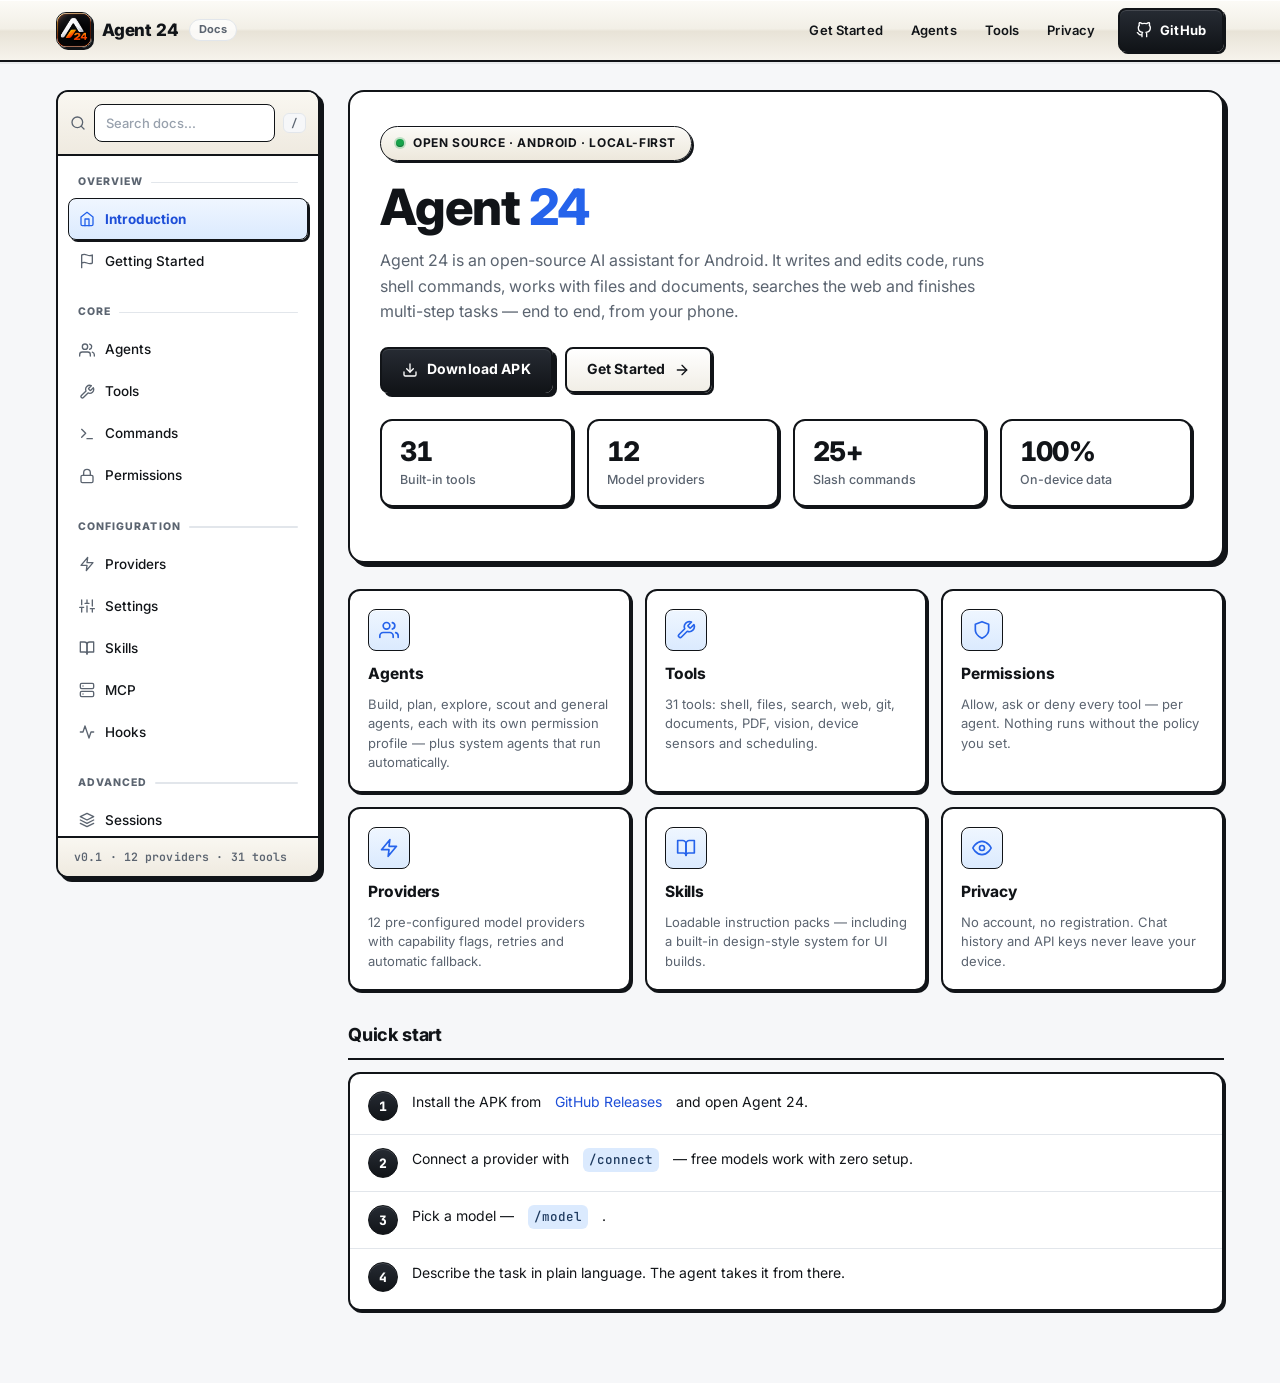
<file: index.html>
<!DOCTYPE html>
<html lang="en">
<head>
<meta charset="UTF-8">
<meta name="viewport" content="width=device-width, initial-scale=1.0">
<title>Agent 24 — AI Coding Assistant for Android</title>
<meta name="description" content="Agent 24 is an open-source AI assistant for Android. It writes and edits code, runs shell commands, works with files and documents, and finishes multi-step tasks — local-first, no accounts.">
<meta name="theme-color" content="#F6F7F9">
<meta property="og:title" content="Agent 24 — AI Coding Assistant for Android">
<meta property="og:description" content="Open-source, local-first AI assistant for Android: 31 tools, 12 model providers, agents, permissions and a full terminal.">
<meta property="og:type" content="website">
<meta property="og:url" content="https://foysalahammad.github.io/agent24/">
<meta property="og:image" content="https://foysalahammad.github.io/agent24/logo.png">
<link rel="icon" type="image/png" href="logo.png">
<link rel="apple-touch-icon" href="logo.png">
<link rel="canonical" href="https://foysalahammad.github.io/agent24/">
<link rel="stylesheet" href="style.css">
<link href="https://fonts.googleapis.com/css2?family=Inter:wght@400;500;600;700;800&family=JetBrains+Mono:wght@400;500;600&display=swap" rel="stylesheet">
</head>
<body>

<svg xmlns="http://www.w3.org/2000/svg" style="display:none" aria-hidden="true">
  <symbol id="i-home" viewBox="0 0 24 24"><path d="M3 9l9-7 9 7v11a2 2 0 0 1-2 2H5a2 2 0 0 1-2-2z"/><path d="M9 22V12h6v10"/></symbol>
  <symbol id="i-flag" viewBox="0 0 24 24"><path d="M4 15s1-1 4-1 5 2 8 2 4-1 4-1V3s-1 1-4 1-5-2-8-2-4 1-4 1z"/><line x1="4" y1="22" x2="4" y2="15"/></symbol>
  <symbol id="i-users" viewBox="0 0 24 24"><path d="M17 21v-2a4 4 0 0 0-4-4H5a4 4 0 0 0-4 4v2"/><circle cx="9" cy="7" r="4"/><path d="M23 21v-2a4 4 0 0 0-3-3.87"/><path d="M16 3.13a4 4 0 0 1 0 7.75"/></symbol>
  <symbol id="i-tool" viewBox="0 0 24 24"><path d="M14.7 6.3a1 1 0 0 0 0 1.4l1.6 1.6a1 1 0 0 0 1.4 0l3.77-3.77a6 6 0 0 1-7.94 7.94l-6.91 6.91a2.12 2.12 0 0 1-3-3l6.91-6.91a6 6 0 0 1 7.94-7.94l-3.76 3.76z"/></symbol>
  <symbol id="i-terminal" viewBox="0 0 24 24"><polyline points="4 17 10 11 4 5"/><line x1="12" y1="19" x2="20" y2="19"/></symbol>
  <symbol id="i-lock" viewBox="0 0 24 24"><rect x="3" y="11" width="18" height="11" rx="2" ry="2"/><path d="M7 11V7a5 5 0 0 1 10 0v4"/></symbol>
  <symbol id="i-zap" viewBox="0 0 24 24"><polygon points="13 2 3 14 12 14 11 22 21 10 12 10 13 2"/></symbol>
  <symbol id="i-sliders" viewBox="0 0 24 24"><line x1="4" y1="21" x2="4" y2="14"/><line x1="4" y1="10" x2="4" y2="3"/><line x1="12" y1="21" x2="12" y2="12"/><line x1="12" y1="8" x2="12" y2="3"/><line x1="20" y1="21" x2="20" y2="16"/><line x1="20" y1="12" x2="20" y2="3"/><line x1="1" y1="14" x2="7" y2="14"/><line x1="9" y1="8" x2="15" y2="8"/><line x1="17" y1="16" x2="23" y2="16"/></symbol>
  <symbol id="i-book" viewBox="0 0 24 24"><path d="M2 3h6a4 4 0 0 1 4 4v14a3 3 0 0 0-3-3H2z"/><path d="M22 3h-6a4 4 0 0 0-4 4v14a3 3 0 0 1 3-3h7z"/></symbol>
  <symbol id="i-server" viewBox="0 0 24 24"><rect x="2" y="2" width="20" height="8" rx="2" ry="2"/><rect x="2" y="14" width="20" height="8" rx="2" ry="2"/><line x1="6" y1="6" x2="6.01" y2="6"/><line x1="6" y1="18" x2="6.01" y2="18"/></symbol>
  <symbol id="i-activity" viewBox="0 0 24 24"><polyline points="22 12 18 12 15 21 9 3 6 12 2 12"/></symbol>
  <symbol id="i-layers" viewBox="0 0 24 24"><polygon points="12 2 2 7 12 12 22 7 12 2"/><polyline points="2 17 12 22 22 17"/><polyline points="2 12 12 17 22 12"/></symbol>
  <symbol id="i-help" viewBox="0 0 24 24"><circle cx="12" cy="12" r="10"/><path d="M9.09 9a3 3 0 0 1 5.83 1c0 2-3 3-3 3"/><line x1="12" y1="17" x2="12.01" y2="17"/></symbol>
  <symbol id="i-search" viewBox="0 0 24 24"><circle cx="11" cy="11" r="8"/><line x1="21" y1="21" x2="16.65" y2="16.65"/></symbol>
  <symbol id="i-menu" viewBox="0 0 24 24"><line x1="3" y1="6" x2="21" y2="6"/><line x1="3" y1="12" x2="21" y2="12"/><line x1="3" y1="18" x2="21" y2="18"/></symbol>
  <symbol id="i-github" viewBox="0 0 24 24"><path d="M9 19c-5 1.5-5-2.5-7-3m14 6v-3.87a3.37 3.37 0 0 0-.94-2.61c3.14-.35 6.44-1.54 6.44-7A5.44 5.44 0 0 0 20 4.77 5.07 5.07 0 0 0 19.91 1S18.73.65 16 2.48a13.38 13.38 0 0 0-7 0C6.27.65 5.09 1 5.09 1A5.07 5.07 0 0 0 5 4.77a5.44 5.44 0 0 0-1.5 3.78c0 5.42 3.3 6.61 6.44 7A3.37 3.37 0 0 0 9 18.13V22"/></symbol>
  <symbol id="i-arrow" viewBox="0 0 24 24"><line x1="5" y1="12" x2="19" y2="12"/><polyline points="12 5 19 12 12 19"/></symbol>
  <symbol id="i-check" viewBox="0 0 24 24"><polyline points="20 6 9 17 4 12"/></symbol>
  <symbol id="i-shield" viewBox="0 0 24 24"><path d="M12 22s8-4 8-10V5l-8-3-8 3v7c0 6 8 10 8 10z"/></symbol>
  <symbol id="i-cpu" viewBox="0 0 24 24"><rect x="4" y="4" width="16" height="16" rx="2"/><rect x="9" y="9" width="6" height="6"/><line x1="9" y1="1" x2="9" y2="4"/><line x1="15" y1="1" x2="15" y2="4"/><line x1="9" y1="20" x2="9" y2="23"/><line x1="15" y1="20" x2="15" y2="23"/><line x1="20" y1="9" x2="23" y2="9"/><line x1="20" y1="14" x2="23" y2="14"/><line x1="1" y1="9" x2="4" y2="9"/><line x1="1" y1="14" x2="4" y2="14"/></symbol>
  <symbol id="i-download" viewBox="0 0 24 24"><path d="M21 15v4a2 2 0 0 1-2 2H5a2 2 0 0 1-2-2v-4"/><polyline points="7 10 12 15 17 10"/><line x1="12" y1="15" x2="12" y2="3"/></symbol>
  <symbol id="i-eye" viewBox="0 0 24 24"><path d="M1 12s4-8 11-8 11 8 11 8-4 8-11 8-11-8-11-8z"/><circle cx="12" cy="12" r="3"/></symbol>
</svg>

<header class="topbar">
  <div class="topbar-inner">
    <button class="menu-btn" id="menuBtn" aria-label="Menu"><svg class="i"><use href="#i-menu"/></svg></button>
    <a href="#home" class="brand"><img class="brand-logo" src="logo.png" alt="" width="36" height="36"> Agent 24 <span class="brand-sub">Docs</span></a>
    <nav class="topnav">
      <a href="#getting-started">Get Started</a>
      <a href="#agents">Agents</a>
      <a href="#tools">Tools</a>
      <a href="#privacy">Privacy</a>
      <a href="https://github.com/FoysalAhammad/agent24" class="github-link" target="_blank" rel="noopener"><svg class="i i-sm"><use href="#i-github"/></svg> GitHub</a>
    </nav>
  </div>
</header>

<div class="layout">
  <aside class="sidebar" id="sidebar">
    <div class="search-wrap">
      <svg class="i i-sm search-ico"><use href="#i-search"/></svg>
      <input type="search" id="search" placeholder="Search docs..." autocomplete="off">
      <span class="search-kbd">/</span>
    </div>
    <nav class="side-nav" id="sideNav">
      <div class="nav-group"><div class="nav-label">Overview</div>
        <a href="#home" class="nav-link active"><svg class="i i-sm"><use href="#i-home"/></svg>Introduction</a>
        <a href="#getting-started" class="nav-link"><svg class="i i-sm"><use href="#i-flag"/></svg>Getting Started</a>
      </div>
      <div class="nav-group"><div class="nav-label">Core</div>
        <a href="#agents" class="nav-link"><svg class="i i-sm"><use href="#i-users"/></svg>Agents</a>
        <a href="#tools" class="nav-link"><svg class="i i-sm"><use href="#i-tool"/></svg>Tools</a>
        <a href="#commands" class="nav-link"><svg class="i i-sm"><use href="#i-terminal"/></svg>Commands</a>
        <a href="#permissions" class="nav-link"><svg class="i i-sm"><use href="#i-lock"/></svg>Permissions</a>
      </div>
      <div class="nav-group"><div class="nav-label">Configuration</div>
        <a href="#providers" class="nav-link"><svg class="i i-sm"><use href="#i-zap"/></svg>Providers</a>
        <a href="#settings" class="nav-link"><svg class="i i-sm"><use href="#i-sliders"/></svg>Settings</a>
        <a href="#skills" class="nav-link"><svg class="i i-sm"><use href="#i-book"/></svg>Skills</a>
        <a href="#mcp" class="nav-link"><svg class="i i-sm"><use href="#i-server"/></svg>MCP</a>
        <a href="#hooks" class="nav-link"><svg class="i i-sm"><use href="#i-activity"/></svg>Hooks</a>
      </div>
      <div class="nav-group"><div class="nav-label">Advanced</div>
        <a href="#sessions" class="nav-link"><svg class="i i-sm"><use href="#i-layers"/></svg>Sessions</a>
        <a href="#troubleshooting" class="nav-link"><svg class="i i-sm"><use href="#i-help"/></svg>Troubleshooting</a>
        <a href="#privacy" class="nav-link"><svg class="i i-sm"><use href="#i-shield"/></svg>Privacy Policy</a>
      </div>
    </nav>
    <div class="sidebar-footer">
      <div class="ver">v0.1 · 12 providers · 31 tools</div>
    </div>
  </aside>
  <div class="overlay" id="overlay"></div>

  <main class="content" id="content">
    <noscript><p class="noscript">This documentation site requires JavaScript for navigation. The full content is available in the repository.</p></noscript>

    <!-- ════════════ INTRODUCTION ════════════ -->
    <section id="home" class="page active">
      <div class="hero">
        <div class="hero-badge">Open source · Android · Local-first</div>
        <h1>Agent <span class="grad">24</span></h1>
        <p class="lead">Agent 24 is an open-source AI assistant for Android. It writes and edits code, runs shell commands, works with files and documents, searches the web and finishes multi-step tasks — end to end, from your phone.</p>
        <div class="hero-actions">
          <a class="btn btn-primary" href="https://github.com/FoysalAhammad/agent24/releases" target="_blank" rel="noopener"><svg class="i i-sm"><use href="#i-download"/></svg> Download APK</a>
          <a class="btn btn-ghost" href="#getting-started">Get Started <svg class="i i-sm"><use href="#i-arrow"/></svg></a>
        </div>
        <div class="stats">
          <div class="stat"><b>31</b><span>Built-in tools</span></div>
          <div class="stat"><b>12</b><span>Model providers</span></div>
          <div class="stat"><b>25+</b><span>Slash commands</span></div>
          <div class="stat"><b>100%</b><span>On-device data</span></div>
        </div>
      </div>

      <div class="bento">
        <a class="card" href="#agents">
          <div class="card-ico"><svg class="i"><use href="#i-users"/></svg></div>
          <h3>Agents</h3>
          <p>Build, plan, explore, scout and general agents, each with its own permission profile — plus system agents that run automatically.</p>
        </a>
        <a class="card" href="#tools">
          <div class="card-ico"><svg class="i"><use href="#i-tool"/></svg></div>
          <h3>Tools</h3>
          <p>31 tools: shell, files, search, web, git, documents, PDF, vision, device sensors and scheduling.</p>
        </a>
        <a class="card" href="#permissions">
          <div class="card-ico"><svg class="i"><use href="#i-shield"/></svg></div>
          <h3>Permissions</h3>
          <p>Allow, ask or deny every tool — per agent. Nothing runs without the policy you set.</p>
        </a>
        <a class="card" href="#providers">
          <div class="card-ico"><svg class="i"><use href="#i-zap"/></svg></div>
          <h3>Providers</h3>
          <p>12 pre-configured model providers with capability flags, retries and automatic fallback.</p>
        </a>
        <a class="card" href="#skills">
          <div class="card-ico"><svg class="i"><use href="#i-book"/></svg></div>
          <h3>Skills</h3>
          <p>Loadable instruction packs — including a built-in design-style system for UI builds.</p>
        </a>
        <a class="card" href="#privacy">
          <div class="card-ico"><svg class="i"><use href="#i-eye"/></svg></div>
          <h3>Privacy</h3>
          <p>No account, no registration. Chat history and API keys never leave your device.</p>
        </a>
      </div>

      <h2>Quick start</h2>
      <ol class="steps">
        <li>Install the APK from <a href="https://github.com/FoysalAhammad/agent24/releases" target="_blank" rel="noopener">GitHub Releases</a> and open Agent 24.</li>
        <li>Connect a provider with <code>/connect</code> — free models work with zero setup.</li>
        <li>Pick a model — <code>/model</code>.</li>
        <li>Describe the task in plain language. The agent takes it from there.</li>
      </ol>
    </section>

    <!-- ════════════ GETTING STARTED ════════════ -->
    <section id="getting-started" class="page">
      <h1>Getting Started</h1>
      <p class="lead-sm">From install to your first completed task in about three minutes.</p>

      <h2>1. Install</h2>
      <p>Download the latest APK from <a href="https://github.com/FoysalAhammad/agent24/releases" target="_blank" rel="noopener">GitHub Releases</a>, install it and open the app. When prompted, grant the accessibility permission — it is required for screen understanding and UI dumping. No account or sign-up is needed.</p>

      <h2>2. Connect a provider</h2>
      <p>Run <code>/connect</code> and choose one of the 12 pre-configured providers (see <a href="#providers">Providers</a>). Free-tier models are available out of the box; paid providers only need an API key, entered once and stored in the Android Keystore.</p>

      <h2>3. Choose a model</h2>
      <p><code>/model</code> lists every model of the connected provider together with its capability flags: <em>supportsTools</em>, <em>supportsImages</em>, <em>supportsReasoning</em> and <em>supportsStreaming</em>.</p>

      <h2>4. Start working</h2>
      <p>Describe the task in natural language — in English, Bangla or Banglish:</p>
      <div class="code"><pre>&gt; build a calculator app with history
&gt; find every TODO in src/ and summarize
&gt; refactor utils.js and run the tests
&gt; make me a PDF invoice from this data</pre></div>

      <h2>Keyboard</h2>
      <div class="table-wrap"><table>
        <thead><tr><th>Key</th><th>Action</th></tr></thead>
        <tbody>
          <tr><td><code>/</code></td><td>Open the command palette</td></tr>
          <tr><td><code>Esc</code></td><td>Close overlay / cancel</td></tr>
        </tbody>
      </table></div>
    </section>

    <!-- ════════════ AGENTS ════════════ -->
    <section id="agents" class="page">
      <h1>Agents</h1>
      <p class="lead-sm">Selectable primary and sub-agents, plus system agents that trigger automatically.</p>

      <div class="table-wrap"><table>
        <thead><tr><th>Agent</th><th>Mode</th><th>Permissions</th><th>Description</th></tr></thead>
        <tbody>
          <tr><td><b>build</b></td><td><span class="pill pill-green">primary</span></td><td><code>*: allow</code></td><td>Default agent, full tool access</td></tr>
          <tr><td><b>plan</b></td><td><span class="pill pill-green">primary</span></td><td><code>edit: ask, bash: ask</code></td><td>Read-only analysis, confirms edits</td></tr>
          <tr><td><b>general</b></td><td><span class="pill pill-blue">subagent</span></td><td><code>*: allow</code></td><td>General-purpose multi-step tasks</td></tr>
          <tr><td><b>explore</b></td><td><span class="pill pill-blue">subagent</span></td><td><code>read-only set</code></td><td>Fast codebase exploration</td></tr>
          <tr><td><b>scout</b></td><td><span class="pill pill-blue">subagent</span></td><td><code>read/web only</code></td><td>External docs &amp; dependency research</td></tr>
        </tbody>
      </table></div>

      <h2>System agents</h2>
      <div class="table-wrap"><table>
        <thead><tr><th>Agent</th><th>Trigger</th><th>Purpose</th></tr></thead>
        <tbody>
          <tr><td>compaction</td><td>Tokens &gt; 80%</td><td>Context summarization</td></tr>
          <tr><td>title</td><td>First message</td><td>Session title (3–5 words)</td></tr>
          <tr><td>summary</td><td>Session switch</td><td>Conversation summary</td></tr>
        </tbody>
      </table></div>

      <h2>Permission matrix</h2>
      <div class="table-wrap"><table class="matrix">
        <thead><tr><th>Tool</th><th>build</th><th>plan</th><th>general</th><th>explore</th><th>scout</th></tr></thead>
        <tbody>
          <tr><td>read</td><td><span class="perm perm-ok">allow</span></td><td><span class="perm perm-ok">allow</span></td><td><span class="perm perm-ok">allow</span></td><td><span class="perm perm-ok">allow</span></td><td><span class="perm perm-ok">allow</span></td></tr>
          <tr><td>edit / write</td><td><span class="perm perm-ok">allow</span></td><td><span class="perm perm-ask">ask</span></td><td><span class="perm perm-ok">allow</span></td><td><span class="perm perm-no">deny</span></td><td><span class="perm perm-no">deny</span></td></tr>
          <tr><td>bash</td><td><span class="perm perm-ok">allow</span></td><td><span class="perm perm-ask">ask</span></td><td><span class="perm perm-ok">allow</span></td><td><span class="perm perm-ok">allow</span></td><td><span class="perm perm-ok">allow</span></td></tr>
          <tr><td>grep / glob / list</td><td><span class="perm perm-ok">allow</span></td><td><span class="perm perm-ok">allow</span></td><td><span class="perm perm-ok">allow</span></td><td><span class="perm perm-ok">allow</span></td><td><span class="perm perm-ok">allow</span></td></tr>
          <tr><td>webfetch / websearch</td><td><span class="perm perm-ok">allow</span></td><td><span class="perm perm-ok">allow</span></td><td><span class="perm perm-ok">allow</span></td><td><span class="perm perm-ok">allow</span></td><td><span class="perm perm-ok">allow</span></td></tr>
          <tr><td>todowrite</td><td><span class="perm perm-ok">allow</span></td><td><span class="perm perm-ok">allow</span></td><td><span class="perm perm-no">deny</span></td><td><span class="perm perm-no">deny</span></td><td><span class="perm perm-no">deny</span></td></tr>
          <tr><td>task / question</td><td><span class="perm perm-ok">allow</span></td><td><span class="perm perm-ok">allow</span></td><td><span class="perm perm-ok">allow</span></td><td><span class="perm perm-no">deny</span></td><td><span class="perm perm-no">deny</span></td></tr>
        </tbody>
      </table></div>
      <p class="legend">allow = runs silently · ask = confirmation popup · deny = blocked</p>
    </section>

    <!-- ════════════ TOOLS ════════════ -->
    <section id="tools" class="page">
      <h1>Tools</h1>
      <p class="lead-sm">31 built-in tools. Every tool receives a JSON parameter map and passes through the permission layer first.</p>

      <h2>Terminal &amp; shell</h2>
      <div class="table-wrap"><table>
        <thead><tr><th>Tool</th><th>Description</th></tr></thead>
        <tbody>
          <tr><td><code>bash</code></td><td>Execute shell commands</td></tr>
          <tr><td><code>shell</code></td><td>Persistent shell sessions</td></tr>
        </tbody>
      </table></div>

      <h2>Files</h2>
      <div class="table-wrap"><table>
        <thead><tr><th>Tool</th><th>Description</th></tr></thead>
        <tbody>
          <tr><td><code>read</code></td><td>Read file contents</td></tr>
          <tr><td><code>write</code></td><td>Create or overwrite files</td></tr>
          <tr><td><code>edit</code></td><td>Find &amp; replace edits</td></tr>
          <tr><td><code>diff</code></td><td>Unified diff preview</td></tr>
          <tr><td><code>apply_patch</code></td><td>Apply unified patches</td></tr>
          <tr><td><code>archive</code></td><td>Zip / tar create &amp; extract</td></tr>
          <tr><td><code>list</code></td><td>List directory contents</td></tr>
        </tbody>
      </table></div>

      <h2>Search</h2>
      <div class="table-wrap"><table>
        <thead><tr><th>Tool</th><th>Description</th></tr></thead>
        <tbody>
          <tr><td><code>grep</code></td><td>Regex content search</td></tr>
          <tr><td><code>glob</code></td><td>Find files by pattern</td></tr>
        </tbody>
      </table></div>

      <h2>Web</h2>
      <div class="table-wrap"><table>
        <thead><tr><th>Tool</th><th>Description</th></tr></thead>
        <tbody>
          <tr><td><code>webfetch</code></td><td>Fetch URL content</td></tr>
          <tr><td><code>websearch</code></td><td>Search the web</td></tr>
        </tbody>
      </table></div>

      <h2>Agent &amp; workflow</h2>
      <div class="table-wrap"><table>
        <thead><tr><th>Tool</th><th>Description</th></tr></thead>
        <tbody>
          <tr><td><code>task</code></td><td>Delegate to subagents</td></tr>
          <tr><td><code>skill</code></td><td>Load specialized skills</td></tr>
          <tr><td><code>question</code></td><td>Interactive multi-choice prompts</td></tr>
          <tr><td><code>todowrite</code> / <code>todoread</code></td><td>Task list management</td></tr>
          <tr><td><code>git</code></td><td>Git status, diff, commit, branch, log</td></tr>
          <tr><td><code>memory</code></td><td>Long-term memory across sessions</td></tr>
          <tr><td><code>schedule</code></td><td>Timed commands via alarms</td></tr>
        </tbody>
      </table></div>

      <h2>Documents</h2>
      <div class="table-wrap"><table>
        <thead><tr><th>Tool</th><th>Description</th></tr></thead>
        <tbody>
          <tr><td><code>pdf</code></td><td>Read / extract PDF text</td></tr>
          <tr><td><code>pdf_edit</code></td><td>Edit existing PDFs</td></tr>
          <tr><td><code>pdf_maker</code></td><td>Generate PDF documents</td></tr>
          <tr><td><code>docx_maker</code></td><td>Generate Word documents</td></tr>
          <tr><td><code>cv_maker</code></td><td>Generate a CV as PDF</td></tr>
        </tbody>
      </table></div>

      <h2>Vision &amp; device</h2>
      <div class="table-wrap"><table>
        <thead><tr><th>Tool</th><th>Description</th></tr></thead>
        <tbody>
          <tr><td><code>image_analyze</code></td><td>OCR &amp; structure analysis</td></tr>
          <tr><td><code>image_describe</code></td><td>Describe images for the model</td></tr>
          <tr><td><code>screenshot</code></td><td>Capture device screenshots</td></tr>
          <tr><td><code>ui_dump</code></td><td>Dump the UI hierarchy</td></tr>
          <tr><td><code>sensor</code></td><td>Device sensors &amp; hardware control (torch, vibrate, brightness, Wi-Fi…) — root when available</td></tr>
        </tbody>
      </table></div>

      <h2>Execution flow</h2>
      <div class="code"><pre>user action → check permission rules
  → deny  → blocked immediately
  → ask   → confirmation popup → wait for user
  → allow → action runs</pre></div>

      <h2>Example calls</h2>
      <div class="code"><pre>bash    { "command": "ls -la" }
read    { "file_path": "/path/to/file" }
edit    { "file_path": "...", "old_string": "find", "new_string": "replace" }
grep    { "pattern": "regex", "path": "/dir", "include": "*.md" }
task    { "description": "...", "prompt": "...", "subagent_type": "explore" }</pre></div>
    </section>

    <!-- ════════════ COMMANDS ════════════ -->
    <section id="commands" class="page">
      <h1>Commands</h1>
      <p class="lead-sm">25+ slash commands for session and workflow control.</p>
      <div class="table-wrap"><table>
        <thead><tr><th>Command</th><th>Description</th></tr></thead>
        <tbody>
          <tr><td><code>/new</code></td><td>Start a new session</td></tr>
          <tr><td><code>/clear</code></td><td>Clear chat messages</td></tr>
          <tr><td><code>/sessions</code></td><td>Show the session list</td></tr>
          <tr><td><code>/model</code></td><td>Change the AI model</td></tr>
          <tr><td><code>/connect</code></td><td>Connect a provider</td></tr>
          <tr><td><code>/build</code> <code>/plan</code></td><td>Switch agent mode</td></tr>
          <tr><td><code>/init</code></td><td>Initialize a project</td></tr>
          <tr><td><code>/cwd [path]</code></td><td>Show or set the session working directory</td></tr>
          <tr><td><code>/diff</code></td><td>Show the real git diff</td></tr>
          <tr><td><code>/undo</code> <code>/redo</code></td><td>Undo / redo the last tracked file change</td></tr>
          <tr><td><code>/fork</code></td><td>Duplicate the session into a copy</td></tr>
          <tr><td><code>/review</code></td><td>Code review</td></tr>
          <tr><td><code>/component</code></td><td>Create a component</td></tr>
          <tr><td><code>/compact</code></td><td>Summarize context (chat history stays)</td></tr>
          <tr><td><code>/share</code></td><td>Share via the Android share sheet</td></tr>
          <tr><td><code>/skills</code></td><td>List skills</td></tr>
          <tr><td><code>/agents</code></td><td>List agents</td></tr>
          <tr><td><code>/theme</code></td><td>Change theme (picker dialog)</td></tr>
          <tr><td><code>/test</code></td><td>Run the project's test suite</td></tr>
          <tr><td><code>/export</code> <code>/import</code></td><td>Export / import a session</td></tr>
          <tr><td><code>/help</code></td><td>Show help</td></tr>
        </tbody>
      </table></div>
    </section>

    <!-- ════════════ PERMISSIONS ════════════ -->
    <section id="permissions" class="page">
      <h1>Permissions</h1>
      <p class="lead-sm">Every tool call passes through the permission layer before it executes.</p>

      <h2>Permission keys</h2>
      <div class="table-wrap"><table>
        <thead><tr><th>Key</th><th>Gates</th></tr></thead>
        <tbody>
          <tr><td><code>read</code></td><td>read</td></tr>
          <tr><td><code>edit</code></td><td>write, edit, apply_patch</td></tr>
          <tr><td><code>bash</code></td><td>bash, shell</td></tr>
          <tr><td><code>glob</code> / <code>grep</code> / <code>list</code></td><td>respective tools</td></tr>
          <tr><td><code>task</code></td><td>task</td></tr>
          <tr><td><code>external_directory</code></td><td>any tool outside the workspace</td></tr>
          <tr><td><code>todowrite</code></td><td>todowrite, todoread</td></tr>
          <tr><td><code>webfetch</code> / <code>websearch</code></td><td>web tools</td></tr>
          <tr><td><code>skill</code> / <code>question</code></td><td>skill, question</td></tr>
          <tr><td><code>doom_loop</code></td><td>stuck-agent recovery</td></tr>
        </tbody>
      </table></div>

      <h2>Values</h2>
      <div class="table-wrap"><table>
        <thead><tr><th>Value</th><th>Behavior</th></tr></thead>
        <tbody>
          <tr><td><span class="perm perm-ok">allow</span></td><td>Execute without asking</td></tr>
          <tr><td><span class="perm perm-ask">ask</span></td><td>Show a popup, wait for the user's decision</td></tr>
          <tr><td><span class="perm perm-no">deny</span></td><td>Block execution entirely</td></tr>
        </tbody>
      </table></div>

      <h2>Evaluation order</h2>
      <ol class="steps">
        <li>Check the agent-specific permission for the tool name.</li>
        <li>Check the wildcard (<code>*</code>) permission.</li>
        <li>Default: <b>allow</b> for build, <b>ask</b> for plan.</li>
      </ol>
    </section>

    <!-- ════════════ PROVIDERS ════════════ -->
    <section id="providers" class="page">
      <h1>Providers</h1>
      <p class="lead-sm">12 pre-configured providers with capability flags, retries and automatic fallback. Bring your own key where needed — free options work with zero setup.</p>
      <div class="table-wrap"><table>
        <thead><tr><th>Provider</th><th>What you get</th></tr></thead>
        <tbody>
          <tr><td><b>OpenCode Zen</b></td><td>Free-tier models with zero setup — the quickest way to start</td></tr>
          <tr><td><b>OpenAI</b></td><td>The GPT family, with tool calling and vision on supported models</td></tr>
          <tr><td><b>Anthropic</b></td><td>The Claude family, strong at long-context coding tasks</td></tr>
          <tr><td><b>Google Gemini</b></td><td>The Gemini family, with large context and multimodal input</td></tr>
          <tr><td><b>DeepSeek</b></td><td>DeepSeek V4 models, cost-efficient coding</td></tr>
          <tr><td><b>Groq</b></td><td>Extremely fast inference for open models</td></tr>
          <tr><td><b>xAI</b></td><td>The Grok family</td></tr>
          <tr><td><b>Meta</b></td><td>Llama models through a custom OpenAI-compatible endpoint</td></tr>
          <tr><td><b>Alibaba (Qwen)</b></td><td>The Qwen family over an OpenAI-compatible endpoint</td></tr>
          <tr><td><b>Ollama</b></td><td>Models running locally on your own network — fully offline</td></tr>
          <tr><td><b>LM Studio</b></td><td>Local desktop models — fully offline</td></tr>
          <tr><td><b>GitHub Copilot</b></td><td>Your Copilot subscription, if you already have one</td></tr>
        </tbody>
      </table></div>

      <h2>Model capabilities</h2>
      <div class="table-wrap"><table>
        <thead><tr><th>Flag</th><th>Description</th></tr></thead>
        <tbody>
          <tr><td><code>supportsTools</code></td><td>Tool calling</td></tr>
          <tr><td><code>supportsImages</code></td><td>Image processing</td></tr>
          <tr><td><code>supportsReasoning</code></td><td>Thinking / reasoning display</td></tr>
          <tr><td><code>supportsStreaming</code></td><td>SSE streaming</td></tr>
        </tbody>
      </table></div>

      <h2>Error handling</h2>
      <div class="table-wrap"><table>
        <thead><tr><th>HTTP</th><th>Type</th><th>User message</th></tr></thead>
        <tbody>
          <tr><td>401</td><td>Authentication</td><td>Invalid API key. Check Settings → Models.</td></tr>
          <tr><td>402</td><td>Payment</td><td>Quota exhausted. Add credits or switch provider.</td></tr>
          <tr><td>403</td><td>Access denied</td><td>No permission for this model.</td></tr>
          <tr><td>404</td><td>Not found</td><td>Model not available. Try another.</td></tr>
          <tr><td>429</td><td>Rate limit</td><td>Too many requests. Wait and retry.</td></tr>
          <tr><td>5xx</td><td>Server error</td><td>Provider unavailable. Retrying…</td></tr>
        </tbody>
      </table></div>
      <p><b>Retry policy:</b> up to 3 attempts with exponential backoff (2s → 4s → 8s; for 429: 5s → 10s → 15s). A failing free-tier model is automatically retried once on a backup model, with a notice in the reply.</p>
    </section>

    <!-- ════════════ SETTINGS ════════════ -->
    <section id="settings" class="page">
      <h1>Settings</h1>
      <p class="lead-sm">Runtime configuration lives in <code>~/.config/agent24/</code> and can be edited with any file manager.</p>
      <div class="table-wrap"><table>
        <thead><tr><th>Path</th><th>Purpose</th></tr></thead>
        <tbody>
          <tr><td><code>agent24.json</code></td><td>Main configuration file</td></tr>
          <tr><td><code>AGENTS.md</code></td><td>Base system prompt / instructions</td></tr>
          <tr><td><code>env</code></td><td>User secrets (API keys)</td></tr>
          <tr><td><code>agents/</code></td><td>Agent prompt files</td></tr>
          <tr><td><code>skills/</code></td><td>Skill definitions</td></tr>
          <tr><td><code>commands/</code></td><td>Custom slash commands</td></tr>
          <tr><td><code>prompts/</code></td><td>Custom prompts</td></tr>
        </tbody>
      </table></div>

      <h2>Useful toggles</h2>
      <ul>
        <li><code>show_reasoning</code> — thinking card visibility</li>
        <li><code>auto_summarize</code> — auto-summary on session switch</li>
        <li><code>compaction_threshold</code> — token % that triggers compaction (default 80)</li>
        <li>Reply language — mirror the user's language, or force one language</li>
        <li>Theme — change with <code>/theme</code> (picker dialog)</li>
      </ul>
      <p>See also: <a href="#skills">Skills</a>, <a href="#mcp">MCP</a>, <a href="#hooks">Hooks</a>.</p>
    </section>

    <!-- ════════════ SKILLS ════════════ -->
    <section id="skills" class="page">
      <h1>Skills</h1>
      <p class="lead-sm">Markdown instruction packs loaded into the system prompt on demand.</p>

      <h2>Location</h2>
      <div class="code"><pre>~/.config/agent24/skills/&lt;name&gt;.md</pre></div>

      <h2>Usage</h2>
      <p>Load with the <code>skill</code> tool, or just ask — the agent pulls the file into context:</p>
      <div class="code"><pre>{ "tool": "skill", "params": { "name": "glassmorphism" } }</pre></div>

      <h2>Bundled skills</h2>
      <div class="table-wrap"><table>
        <thead><tr><th>Skill</th><th>Purpose</th></tr></thead>
        <tbody>
          <tr><td><code>settings-customization</code></td><td>How to modify configuration safely</td></tr>
          <tr><td><code>design-styles</code></td><td>Selector &amp; heuristic over the design corpus</td></tr>
          <tr><td><code>minimalism</code> … <code>maximalism</code></td><td>10 self-contained UI design styles (bento-grid, glassmorphism, liquid-glass, claymorphism, brutalism, neumorphism, skeuomorphism, spatial-ui and more)</td></tr>
        </tbody>
      </table></div>
      <p>When you ask the app to build any UI, the agent first asks you to pick one of the 10 design styles (or describe your own) and then follows that skill for the whole build. List everything with <code>/skills</code>.</p>

      <h2>Structure</h2>
      <ul>
        <li>One markdown file per skill (or a directory with <code>SKILL.md</code>)</li>
        <li>Loaded skills are listed at the bottom of the system prompt</li>
        <li>User-edited skill files are never overwritten by app updates</li>
      </ul>
    </section>

    <!-- ════════════ MCP ════════════ -->
    <section id="mcp" class="page">
      <h1>MCP</h1>
      <p class="lead-sm">Model Context Protocol — connect external tool servers to extend the agent.</p>

      <h2>Registering a server</h2>
      <div class="code"><pre>{
  "server": "my-server",
  "instructions": "shown to the model in the system prompt",
  "tools": [ { "name": "create_issue", "inputSchema": { ... } } ]
}</pre></div>

      <h2>Naming</h2>
      <p>MCP tools are prefixed with <code>mcp_{serverName}_{toolName}</code> so they never collide with built-ins:</p>
      <div class="code"><pre>mcp_github_create_issue
mcp_slack_send_message</pre></div>

      <h2>Flow</h2>
      <ol class="steps">
        <li>The server registers tools and instructions.</li>
        <li>Instructions join the system prompt.</li>
        <li>Tool definitions join the API tool list.</li>
        <li>A model call to <code>mcp_*</code> is routed to the server.</li>
      </ol>
    </section>

    <!-- ════════════ HOOKS ════════════ -->
    <section id="hooks" class="page">
      <h1>Hooks</h1>
      <p class="lead-sm">Deterministic events that fire on session and tool lifecycle — no model involved.</p>
      <div class="table-wrap"><table>
        <thead><tr><th>Event</th><th>When</th></tr></thead>
        <tbody>
          <tr><td>session.created</td><td>New session starts</td></tr>
          <tr><td>session.loaded</td><td>Existing session opened</td></tr>
          <tr><td>session.deleted</td><td>Session removed</td></tr>
          <tr><td>session.renamed</td><td>Title changed</td></tr>
          <tr><td>message.before_send</td><td>User message leaves the input</td></tr>
          <tr><td>message.after_response</td><td>Agent response completed</td></tr>
          <tr><td>tool.before_execute</td><td>Before a tool runs (can block)</td></tr>
          <tr><td>tool.after_execute</td><td>After a tool returns</td></tr>
          <tr><td>permission.requested</td><td>Permission popup shown</td></tr>
        </tbody>
      </table></div>
      <p>Typical uses: telemetry, auto-backup before edits, audit logging and custom notifications.</p>
    </section>

    <!-- ════════════ SESSIONS ════════════ -->
    <section id="sessions" class="page">
      <h1>Sessions</h1>
      <p class="lead-sm">Every conversation is an isolated session with its own database.</p>

      <h2>Lifecycle</h2>
      <div class="code"><pre>startNewSession()  → id "session_" + timestamp → metadata → session DB → event
loadSession(id)    → set current → load messages → update timestamp → event
deleteSession(id)  → drop DB + folders + metadata → clear memory → event</pre></div>

      <h2>Storage</h2>
      <div class="table-wrap"><table>
        <thead><tr><th>Database</th><th>Path</th></tr></thead>
        <tbody>
          <tr><td>Session DB</td><td><code>~/.local/share/agent24/sessions/{id}/session.db</code></td></tr>
          <tr><td>Global DB</td><td><code>~/.local/share/agent24/databases/agent24_global.db</code></td></tr>
        </tbody>
      </table></div>

      <h2>Auto features</h2>
      <div class="table-wrap"><table>
        <thead><tr><th>Feature</th><th>Trigger</th></tr></thead>
        <tbody>
          <tr><td>Auto-title</td><td>First user message → 3–5 word title</td></tr>
          <tr><td>Auto-summary</td><td>Session switch → conversation summary</td></tr>
          <tr><td>Auto-compaction</td><td>Tokens &gt; 80% → summarize &amp; compact</td></tr>
          <tr><td>Auto-queue</td><td>Session busy → queue, then drain</td></tr>
        </tbody>
      </table></div>
      <p>If the session is busy, messages wait in a queue and show <i>Queued (N pending)</i> — they run right after the current task completes.</p>
    </section>

    <!-- ════════════ TROUBLESHOOTING ════════════ -->
    <section id="troubleshooting" class="page">
      <h1>Troubleshooting</h1>
      <div class="table-wrap"><table>
        <thead><tr><th>Symptom</th><th>Fix</th></tr></thead>
        <tbody>
          <tr><td>401 errors</td><td>Re-enter the API key: Settings → Models, or <code>/connect</code></td></tr>
          <tr><td>429 rate limit</td><td>Wait — automatic backoff 5s / 10s / 15s — or switch provider</td></tr>
          <tr><td>Model not responding</td><td>Try another model with <code>/model</code>; a free fallback is offered automatically</td></tr>
          <tr><td>Agent stuck in a loop</td><td>The <code>doom_loop</code> permission triggers recovery</td></tr>
          <tr><td>Context too long</td><td>Run <code>/compact</code> — chat history stays</td></tr>
          <tr><td>UI dump fails</td><td>Enable the accessibility service, then retry <code>ui_dump</code></td></tr>
          <tr><td>Command not found</td><td><code>/help</code> lists commands; custom ones live in <code>~/.config/agent24/commands/</code></td></tr>
          <tr><td>Session feels slow</td><td>Check the queue; switch to a faster model with <code>/model</code></td></tr>
        </tbody>
      </table></div>

      <div class="footer-cta">
        <p><b>Agent 24</b> is free and open source under the MIT license.</p>
        <p class="muted">Source code and issue tracking live on GitHub.</p>
        <div class="footer-links">
          <a href="https://github.com/FoysalAhammad/agent24" target="_blank" rel="noopener">Repository</a>
          <a href="https://github.com/FoysalAhammad/agent24/issues" target="_blank" rel="noopener">Issues</a>
          <a href="https://github.com/FoysalAhammad/agent24/blob/main/LICENSE" target="_blank" rel="noopener">MIT License</a>
          <a href="https://foysalahammad.github.io/agent24/">Docs</a>
        </div>
      </div>
    </section>

    <!-- ════════════ PRIVACY ════════════ -->
    <section id="privacy" class="page">
      <h1>Privacy Policy</h1>
      <p class="lead-sm">Effective 10 October 2026 · Version 2.0 · Privacy contact: <a href="https://github.com/FoysalAhammad/agent24/issues" target="_blank" rel="noopener">GitHub Issues</a></p>

      <p>This is the privacy policy of <b>Agent 24</b> ("the app"), an open-source Android application. It explains what user data the app accesses, collects, uses, handles and shares; with whom; and what control you have. The same policy is available inside the app (first-launch consent screen and Drawer → Privacy Policy). <b>We do not sell personal or sensitive user data.</b> Your conversations never pass through servers run by the project.</p>

      <h2>Consent</h2>
      <p>On first launch the app shows this policy and asks for your consent before anything is collected. You must tap <b>I Agree &amp; Continue</b> to proceed. Android runtime permissions (accessibility, camera and similar) are requested only when a feature you choose actually needs them.</p>

      <h2>Data the app handles</h2>
      <div class="table-wrap"><table>
        <thead><tr><th>Data</th><th>Where it lives</th><th>Why</th><th>Shared with</th></tr></thead>
        <tbody>
          <tr><td>Chat history</td><td>On-device SQLite, app-private storage</td><td>Conversation context and export</td><td>Never, unless you export it yourself</td></tr>
          <tr><td>AI API keys</td><td>Android Keystore + AES-256-GCM</td><td>Authenticate with your chosen provider</td><td>Only that provider</td></tr>
          <tr><td>Your prompts and conversation context</td><td>Sent to the provider you selected</td><td>To obtain a model reply</td><td><b>Only</b> that provider — its privacy policy governs the transfer</td></tr>
          <tr><td>Files you open or create</td><td>The folders you choose on your device</td><td>Task execution</td><td>Never, unless you export or share them</td></tr>
          <tr><td>Screenshots, UI dumps, sensor readings (including location where the device allows it)</td><td>Collected only while a session runs and only when you request a task that needs them</td><td>To complete that task; results may be sent to your chosen AI provider as tool output</td><td>That provider only; never linked to device identifiers</td></tr>
          <tr><td>Device and compatibility information</td><td>On-device</td><td>Crash diagnosis</td><td>Never uploaded unless you opt in</td></tr>
          <tr><td>Crash logs / usage analytics</td><td>On-device, opt-in, off by default</td><td>Bug fixing</td><td>Only if you choose to send them</td></tr>
        </tbody>
      </table></div>
      <p><b>No account. No registration. No advertising identifier. No data broker.</b></p>

      <h2>Persistent device identifiers</h2>
      <p>The app does <b>not</b> collect or use IMEI, IMSI, SIM serial numbers, the Android Advertising ID (AAID) or the App Set ID, and does <b>not</b> link any persistent device identifier to personal or sensitive user data or to resettable device identifiers.</p>

      <h2>What is sent to AI providers</h2>
      <p>When you send a message, the app forwards the message text, conversation context and any tool results the model requested to the <b>provider you selected</b> in Settings → Models, over TLS. Each provider's own privacy policy governs that transfer. The project does not relay conversations through its own servers. Removing your API key (Settings → Models → Remove) stops all further calls.</p>

      <h2>Third-party code and advertising</h2>
      <p>Components bundled with the app (PDF processing, on-device OCR, the terminal runtime) operate entirely on your device. No embedded SDK sells personal or sensitive user data from this app. When advertisements are shown, they are delivered through the project's own signed remote configuration — no third-party advertising SDK is embedded, no advertising identifier is collected, and no cross-app advertising profile is built.</p>

      <h2>Security measures</h2>
      <div class="table-wrap"><table>
        <thead><tr><th>Layer</th><th>Protection</th></tr></thead>
        <tbody>
          <tr><td>API keys at rest</td><td>Android Keystore + AES-256-GCM (hardware-backed where available)</td></tr>
          <tr><td>Chat database</td><td>App-private storage, readable only by this app</td></tr>
          <tr><td>Network</td><td>HTTPS / TLS with certificate pinning</td></tr>
          <tr><td>APK integrity</td><td>Dex fingerprint + certificate pinning + native self-test</td></tr>
          <tr><td>Remote configuration</td><td>Ed25519-signed payloads, verified before use</td></tr>
          <tr><td>Root / hook detection</td><td>Warns only — never uploads anything</td></tr>
        </tbody>
      </table></div>

      <h2>Retention and deletion</h2>
      <p>Your data stays on your device for as long as you keep it. The project retains nothing on its own servers, and no account exists — so there is no server-side copy to delete. You can delete everything at any time:</p>
      <ul>
        <li><b>In-app:</b> Settings → Delete All Data</li>
        <li><b>Full removal:</b> uninstall the app — app-private data is removed with it</li>
        <li><b>Keep a copy:</b> Settings → Export Data (Markdown / JSON) before deleting</li>
      </ul>

      <h2>Your rights</h2>
      <div class="table-wrap"><table>
        <thead><tr><th>Right</th><th>How</th></tr></thead>
        <tbody>
          <tr><td>See your data</td><td>Settings → Export Data (Markdown / JSON)</td></tr>
          <tr><td>Delete your data</td><td>Settings → Delete All Data, or simply uninstall</td></tr>
          <tr><td>Stop analytics</td><td>Settings → Privacy → Analytics off (default is off)</td></tr>
          <tr><td>Remove API keys</td><td>Settings → Models → Remove</td></tr>
          <tr><td>Withdraw consent</td><td>Uninstall — no server-side copy exists</td></tr>
        </tbody>
      </table></div>
      <p>If you are in the European Union, the United Kingdom or Switzerland, you may also exercise the rights granted by applicable data-protection law (including access, rectification, erasure, restriction and objection) through the contact channels below. The app processes personal data only for purposes reasonably expected by you — completing the tasks you request — and does not sell it.</p>

      <h2>Children</h2>
      <p>Agent 24 is not directed at children under 13, and the project does not knowingly collect data from them. Recommended content rating: <b>13+</b>.</p>

      <h2>Changes to this policy</h2>
      <p>Material changes are posted on this page with an updated date and a new version number. The in-app copy asks for your consent again after a version change. Continued use after a change means acceptance.</p>

      <h2>Contact</h2>
      <p>Privacy enquiries, requests and security reports are handled through the project's GitHub:</p>
      <ul>
        <li><b>Privacy enquiries:</b> <a href="https://github.com/FoysalAhammad/agent24/issues" target="_blank" rel="noopener">GitHub Issues</a></li>
        <li><b>Security reports:</b> <a href="https://github.com/FoysalAhammad/agent24/security/advisories" target="_blank" rel="noopener">GitHub Security Advisories</a> (private reporting)</li>
        <li><b>Repository:</b> <a href="https://github.com/FoysalAhammad/agent24" target="_blank" rel="noopener">github.com/FoysalAhammad/agent24</a></li>
      </ul>
      <p class="muted"><i>Effective: 10 October 2026 · Version 2.0 · License: MIT · This policy applies to the Agent 24 app and the documentation site you are reading.</i></p>
    </section>
  </main>
</div>
<script src="app.js"></script>
</body>
</html>
</file>
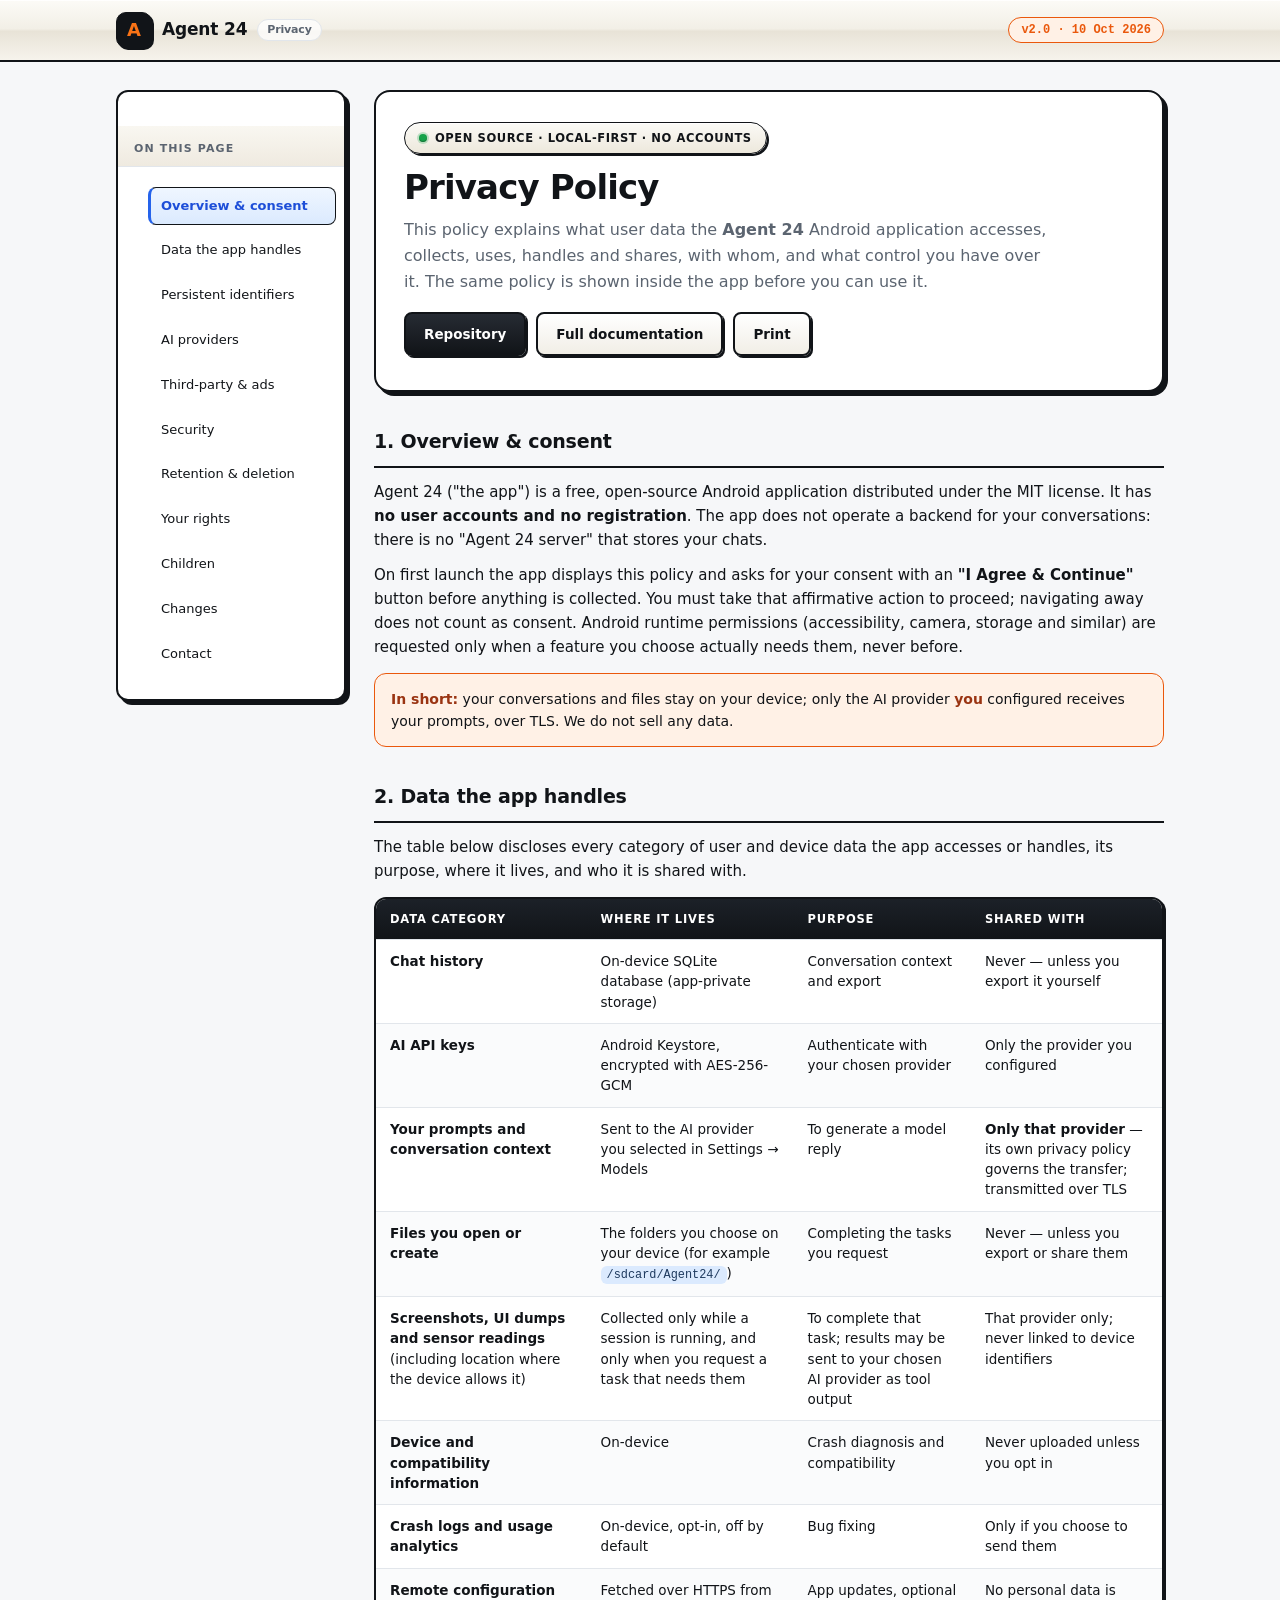
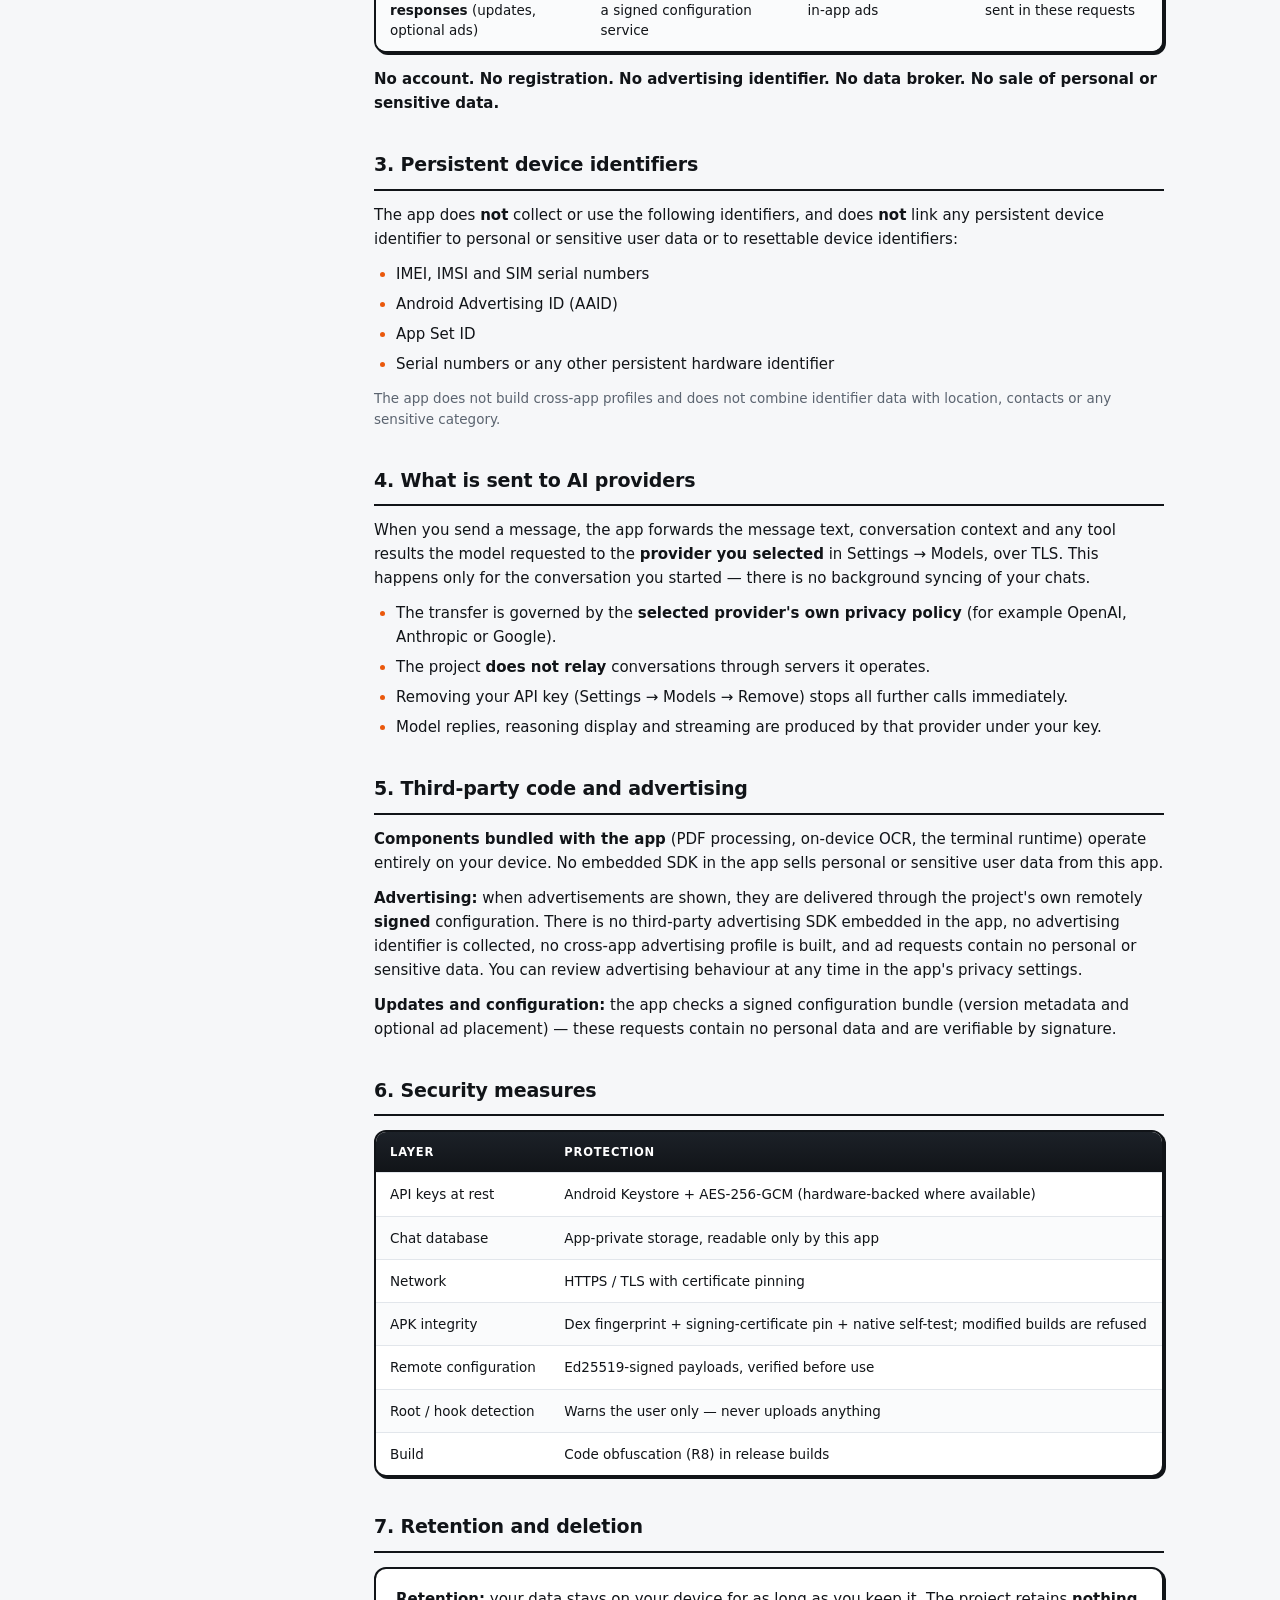
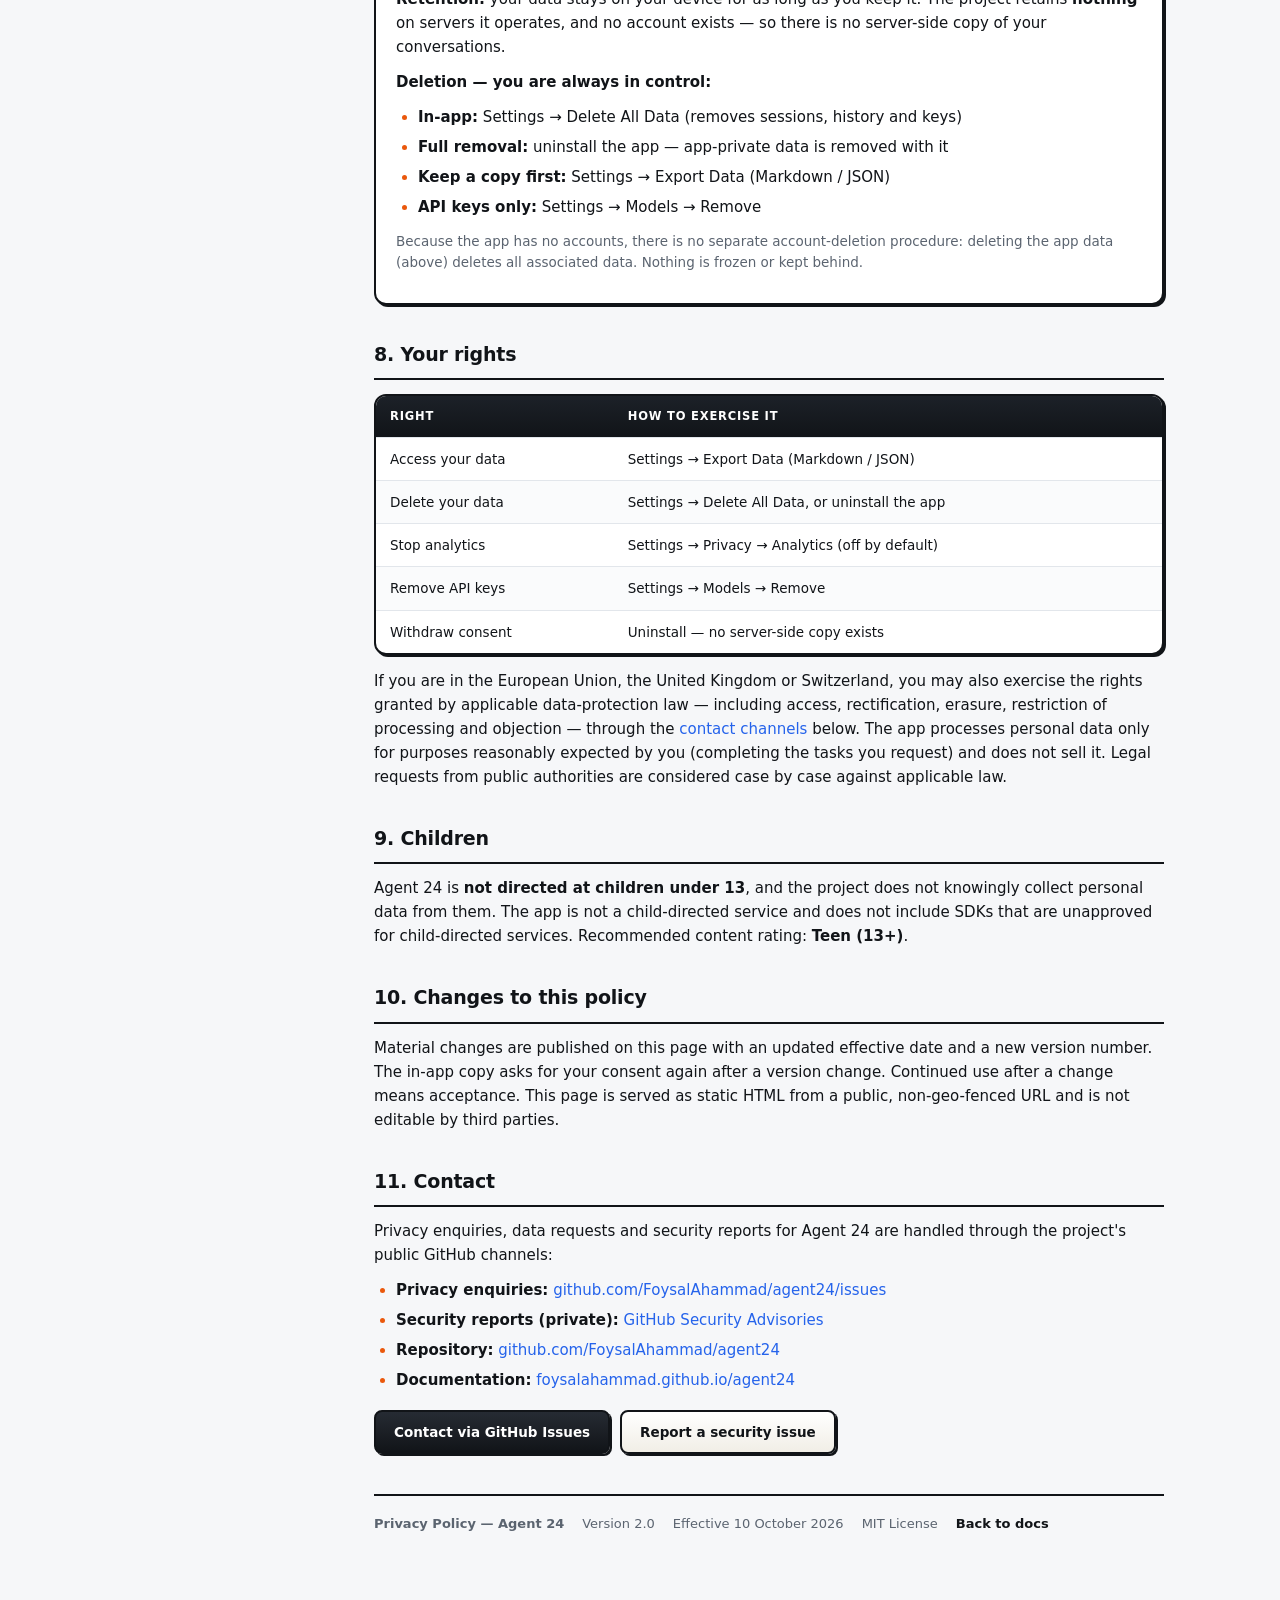
<file: privacy-policy.html>
<!DOCTYPE html>
<html lang="en">
<head>
<meta charset="UTF-8">
<meta name="viewport" content="width=device-width, initial-scale=1.0">
<title>Privacy Policy — Agent 24</title>
<meta name="description" content="Privacy Policy for Agent 24 — what data the app handles, where it lives, what is shared with AI providers, and how you control it.">
<meta name="robots" content="index,follow">
<meta property="og:title" content="Privacy Policy — Agent 24">
<meta property="og:description" content="What data Agent 24 handles, where it lives, and how you control it.">
<meta property="og:type" content="website">
<link rel="icon" href="data:image/svg+xml,%3Csvg xmlns='http://www.w3.org/2000/svg' viewBox='0 0 64 64'%3E%3Crect width='64' height='64' rx='14' fill='%23111418'/%3E%3Ctext x='32' y='43' font-family='Arial,sans-serif' font-size='30' font-weight='800' fill='%23F97316' text-anchor='middle'%3EA%3C/text%3E%3C/svg%3E">
<style>
:root{
  --bg:#F6F7F9; --surface:#fff; --ink:#111418; --muted:#5B6470;
  --delimiter:#E2E6EB; --accent:#2563EB; --accent-soft:#DBEAFE;
  --brand:#EA580C; --brand-soft:#FFF1E6;
  --success:#16A34A; --merlon:#111418;
  --umbra:4px 4px 0 var(--merlon); --umbra-sm:2px 2px 0 var(--merlon);
  --r-sm:8px; --r-md:12px; --r-lg:16px;
  --font:system-ui,-apple-system,"Segoe UI",Roboto,"Helvetica Neue",Arial,sans-serif;
  --mono:ui-monospace,"SF Mono",Consolas,"Liberation Mono",monospace;
}
*{box-sizing:border-box;margin:0;padding:0}
html{scroll-behavior:smooth;scroll-padding-top:84px;-webkit-text-size-adjust:100%}
body{font-family:var(--font);font-size:15px;line-height:1.6;color:var(--ink);background:var(--bg);-webkit-font-smoothing:antialiased}
a{color:var(--accent);text-decoration:none}
a:hover{text-decoration:underline;text-underline-offset:2px}
:focus-visible{outline:3px solid rgba(37,99,235,.4);outline-offset:2px;border-radius:4px}
code{font-family:var(--mono);font-size:.88em;background:var(--accent-soft);color:#1E3A5F;padding:2px 6px;border-radius:6px;word-break:break-word}
b,strong{font-weight:700}

/* ── topbar ── */
.topbar{position:sticky;top:0;z-index:50;background:linear-gradient(180deg,#FCFBF7 0%,#F2EFE6 48%,#E8E3D7 52%,#F6F3EC 100%);border-bottom:2px solid var(--merlon);box-shadow:0 1px 0 rgba(255,255,255,.9) inset}
.topbar-in{max-width:1080px;margin:0 auto;display:flex;align-items:center;gap:12px;padding:0 16px;min-height:60px}
.brand{display:flex;align-items:center;gap:10px;font-weight:800;font-size:17px;color:var(--ink);letter-spacing:-.01em;text-decoration:none!important}
.brand-mark{width:36px;height:36px;border-radius:10px;background:var(--ink);color:#F97316;display:flex;align-items:center;justify-content:center;font-weight:900;font-size:18px;border:1.5px solid var(--merlon);box-shadow:var(--umbra-sm)}
.brand-sub{font-size:11px;font-weight:700;color:var(--muted);border:1.5px solid var(--delimiter);background:rgba(255,255,255,.75);border-radius:999px;padding:3px 9px;line-height:1.2}
.topbar .tag{margin-left:auto;font:700 12px var(--mono);color:var(--brand);background:var(--brand-soft);border:1.5px solid var(--brand);border-radius:999px;padding:5px 12px;white-space:nowrap}

/* ── layout ── */
.wrap{max-width:1080px;margin:0 auto;padding:28px 16px 72px;display:grid;grid-template-columns:230px 1fr;gap:28px;align-items:start}

/* ── toc ── */
.toc{position:sticky;top:84px;background:var(--surface);border:2px solid var(--merlon);border-radius:var(--r-md);box-shadow:var(--umbra);overflow:hidden}
.toc h2{font-size:11px;font-weight:800;letter-spacing:.1em;text-transform:uppercase;color:var(--muted);padding:14px 16px 8px;border-bottom:1.5px solid var(--delimiter);background:linear-gradient(180deg,#F9F7F1,#EFEAE0)}
.toc ol{list-style:none;padding:8px}
.toc a{display:block;padding:8px 10px;font-size:13px;font-weight:500;color:var(--ink);border-radius:var(--r-sm);border:1.5px solid transparent;border-left:3px solid transparent;transition:background .12s ease,transform .1s ease}
.toc a:hover{background:var(--bg);border-color:var(--delimiter);text-decoration:none;transform:translateX(2px)}
.toc a.active{background:linear-gradient(180deg,#EFF6FF,var(--accent-soft));border-color:var(--merlon);border-left-color:var(--accent);color:#1D4ED8;font-weight:700}

/* ── content ── */
main{min-width:0}
.hero{background:var(--surface);border:2px solid var(--merlon);border-radius:var(--r-lg);box-shadow:var(--umbra);padding:30px 28px;margin-bottom:22px}
.badge{display:inline-flex;align-items:center;gap:8px;font-size:11.5px;font-weight:700;letter-spacing:.05em;text-transform:uppercase;background:linear-gradient(180deg,#FBFAF6,#EDE8DC);border:1.5px solid var(--merlon);border-radius:999px;padding:6px 14px;box-shadow:inset 0 1px 0 rgba(255,255,255,.9),var(--umbra-sm);margin-bottom:14px}
.badge::before{content:"";width:8px;height:8px;border-radius:50%;background:var(--success);box-shadow:0 0 0 2px rgba(22,163,74,.25),inset 0 -1px 1px rgba(0,0,0,.3)}
h1{font-size:34px;line-height:1.15;font-weight:800;letter-spacing:-.025em;margin-bottom:10px}
.lead{font-size:16px;line-height:1.6;color:var(--muted);max-width:64ch}
h2{font-size:19px;font-weight:750;letter-spacing:-.01em;margin:34px 0 12px;padding-bottom:9px;border-bottom:2px solid var(--merlon)}
h3{font-size:15.5px;font-weight:700;margin:20px 0 8px}
p{margin-bottom:11px}
section{scroll-margin-top:84px}
ul,ol{margin:0 0 12px 22px}li{margin-bottom:6px}li::marker{color:var(--brand);font-weight:700}
.note{background:var(--brand-soft);border:1.5px solid var(--brand);border-radius:var(--r-md);padding:14px 16px;margin:14px 0;font-size:14px}
.note b{color:#9A3412}
.plate{background:var(--surface);border:2px solid var(--merlon);border-radius:var(--r-md);box-shadow:var(--umbra-sm);padding:18px 20px;margin:14px 0}
.quiet{color:var(--muted);font-size:13.5px}

/* ── tables ── */
.tw{overflow-x:auto;background:var(--surface);border:2px solid var(--merlon);border-radius:var(--r-md);box-shadow:var(--umbra-sm);margin:14px 0}
table{width:100%;border-collapse:collapse;font-size:13.5px}
thead th{background:linear-gradient(180deg,#1C2128,var(--ink));color:#fff;font-weight:700;font-size:11.5px;letter-spacing:.07em;text-transform:uppercase;text-align:left;padding:11px 14px;white-space:nowrap}
tbody td{padding:11px 14px;border-top:1.5px solid var(--delimiter);vertical-align:top;line-height:1.5}
tbody tr:nth-child(even){background:#FAFBFC}
tbody tr:hover{background:#F1F5F9}

/* ── buttons / footer ── */
.actions{display:flex;flex-wrap:wrap;gap:10px;margin:18px 0 4px}
.btn{display:inline-flex;align-items:center;gap:8px;min-height:44px;padding:10px 18px;font:700 13.5px var(--font);border:2px solid var(--merlon);border-radius:var(--r-sm);cursor:pointer;transition:transform .1s ease,box-shadow .1s ease}
.btn-dark{background:linear-gradient(180deg,#262B33,var(--ink));color:#fff;box-shadow:var(--umbra-sm)}
.btn-dark:hover{background:#000;color:#fff;text-decoration:none;transform:translate(-1px,-1px);box-shadow:3px 3px 0 var(--merlon)}
.btn-lite{background:linear-gradient(180deg,#FFF,#F1EEE6);color:var(--ink);box-shadow:var(--umbra-sm)}
.btn-lite:hover{text-decoration:none;transform:translate(-1px,-1px);box-shadow:3px 3px 0 var(--merlon)}
.btn:active{transform:translate(2px,2px);box-shadow:none!important}
footer{margin-top:40px;padding-top:18px;border-top:2px solid var(--merlon);display:flex;flex-wrap:wrap;gap:8px 18px;align-items:center;font-size:13px;color:var(--muted)}
footer a{color:var(--ink);font-weight:600}

#toTop{position:fixed;right:18px;bottom:18px;width:46px;height:46px;border-radius:12px;border:2px solid var(--merlon);background:linear-gradient(180deg,#FFF,#F1EEE6);color:var(--ink);font-size:20px;font-weight:800;box-shadow:var(--umbra-sm);cursor:pointer;opacity:0;pointer-events:none;transition:opacity .2s ease,transform .1s ease;z-index:40}
#toTop.show{opacity:1;pointer-events:auto}
#toTop:hover{transform:translate(-1px,-1px);box-shadow:3px 3px 0 var(--merlon)}

@media (max-width:900px){
  .wrap{grid-template-columns:1fr;gap:0;padding:16px 14px 64px}
  .toc{position:static;margin-bottom:20px}
  .toc ol{display:flex;flex-wrap:wrap;gap:4px}
  h1{font-size:27px}
  .hero{padding:22px 18px}
  .topbar .tag{display:none}
}
@media print{
  .topbar,.toc,#toTop,.actions{display:none!important}
  .wrap{display:block;padding:0}
  .hero,.tw,.plate,.note{box-shadow:none;border-color:#999}
  body{background:#fff;font-size:12px}
  a[href^="http"]::after{content:" (" attr(href) ")";font-size:10px;color:#555;word-break:break-all}
  section{page-break-inside:avoid}
}
@media (prefers-reduced-motion:reduce){html{scroll-behavior:auto}*{transition:none!important}}
</style>
</head>
<body>

<header class="topbar">
  <div class="topbar-in">
    <a class="brand" href="./"><span class="brand-mark">A</span> Agent 24 <span class="brand-sub">Privacy</span></a>
    <span class="tag">v2.0 · 10 Oct 2026</span>
  </div>
</header>

<div class="wrap">

<nav class="toc" aria-label="Table of contents">
  <h2>On this page</h2>
  <ol>
    <li><a href="#overview">Overview &amp; consent</a></li>
    <li><a href="#data">Data the app handles</a></li>
    <li><a href="#identifiers">Persistent identifiers</a></li>
    <li><a href="#providers">AI providers</a></li>
    <li><a href="#thirdparty">Third-party &amp; ads</a></li>
    <li><a href="#security">Security</a></li>
    <li><a href="#retention">Retention &amp; deletion</a></li>
    <li><a href="#rights">Your rights</a></li>
    <li><a href="#children">Children</a></li>
    <li><a href="#changes">Changes</a></li>
    <li><a href="#contact">Contact</a></li>
  </ol>
</nav>

<main>

  <div class="hero">
    <div class="badge">Open source · Local-first · No accounts</div>
    <h1>Privacy Policy</h1>
    <p class="lead">This policy explains what user data the <b>Agent&nbsp;24</b> Android application accesses, collects, uses, handles and shares, with whom, and what control you have over it. The same policy is shown inside the app before you can use it.</p>
    <div class="actions">
      <a class="btn btn-dark" href="https://github.com/FoysalAhammad/agent24" target="_blank" rel="noopener">Repository</a>
      <a class="btn btn-lite" href="https://foysalahammad.github.io/agent24/" target="_blank" rel="noopener">Full documentation</a>
      <button class="btn btn-lite" id="printBtn" type="button">Print</button>
    </div>
  </div>

  <section id="overview">
    <h2>1. Overview &amp; consent</h2>
    <p>Agent 24 ("the app") is a free, open-source Android application distributed under the MIT license. It has <b>no user accounts and no registration</b>. The app does not operate a backend for your conversations: there is no "Agent 24 server" that stores your chats.</p>
    <p>On first launch the app displays this policy and asks for your consent with an <b>"I Agree &amp; Continue"</b> button before anything is collected. You must take that affirmative action to proceed; navigating away does not count as consent. Android runtime permissions (accessibility, camera, storage and similar) are requested only when a feature you choose actually needs them, never before.</p>
    <div class="note"><b>In short:</b> your conversations and files stay on your device; only the AI provider <b>you</b> configured receives your prompts, over TLS. We do not sell any data.</div>
  </section>

  <section id="data">
    <h2>2. Data the app handles</h2>
    <p>The table below discloses every category of user and device data the app accesses or handles, its purpose, where it lives, and who it is shared with.</p>
    <div class="tw"><table>
      <thead><tr><th>Data category</th><th>Where it lives</th><th>Purpose</th><th>Shared with</th></tr></thead>
      <tbody>
        <tr><td><b>Chat history</b></td><td>On-device SQLite database (app-private storage)</td><td>Conversation context and export</td><td>Never — unless you export it yourself</td></tr>
        <tr><td><b>AI API keys</b></td><td>Android Keystore, encrypted with AES-256-GCM</td><td>Authenticate with your chosen provider</td><td>Only the provider you configured</td></tr>
        <tr><td><b>Your prompts and conversation context</b></td><td>Sent to the AI provider you selected in Settings → Models</td><td>To generate a model reply</td><td><b>Only that provider</b> — its own privacy policy governs the transfer; transmitted over TLS</td></tr>
        <tr><td><b>Files you open or create</b></td><td>The folders you choose on your device (for example <code>/sdcard/Agent24/</code>)</td><td>Completing the tasks you request</td><td>Never — unless you export or share them</td></tr>
        <tr><td><b>Screenshots, UI dumps and sensor readings</b> (including location where the device allows it)</td><td>Collected only while a session is running, and only when you request a task that needs them</td><td>To complete that task; results may be sent to your chosen AI provider as tool output</td><td>That provider only; never linked to device identifiers</td></tr>
        <tr><td><b>Device and compatibility information</b></td><td>On-device</td><td>Crash diagnosis and compatibility</td><td>Never uploaded unless you opt in</td></tr>
        <tr><td><b>Crash logs and usage analytics</b></td><td>On-device, opt-in, off by default</td><td>Bug fixing</td><td>Only if you choose to send them</td></tr>
        <tr><td><b>Remote configuration responses</b> (updates, optional ads)</td><td>Fetched over HTTPS from a signed configuration service</td><td>App updates, optional in-app ads</td><td>No personal data is sent in these requests</td></tr>
      </tbody>
    </table></div>
    <p><b>No account. No registration. No advertising identifier. No data broker. No sale of personal or sensitive data.</b></p>
  </section>

  <section id="identifiers">
    <h2>3. Persistent device identifiers</h2>
    <p>The app does <b>not</b> collect or use the following identifiers, and does <b>not</b> link any persistent device identifier to personal or sensitive user data or to resettable device identifiers:</p>
    <ul>
      <li>IMEI, IMSI and SIM serial numbers</li>
      <li>Android Advertising ID (AAID)</li>
      <li>App Set ID</li>
      <li>Serial numbers or any other persistent hardware identifier</li>
    </ul>
    <p class="quiet">The app does not build cross-app profiles and does not combine identifier data with location, contacts or any sensitive category.</p>
  </section>

  <section id="providers">
    <h2>4. What is sent to AI providers</h2>
    <p>When you send a message, the app forwards the message text, conversation context and any tool results the model requested to the <b>provider you selected</b> in Settings → Models, over TLS. This happens only for the conversation you started — there is no background syncing of your chats.</p>
    <ul>
      <li>The transfer is governed by the <b>selected provider's own privacy policy</b> (for example OpenAI, Anthropic or Google).</li>
      <li>The project <b>does not relay</b> conversations through servers it operates.</li>
      <li>Removing your API key (Settings → Models → Remove) stops all further calls immediately.</li>
      <li>Model replies, reasoning display and streaming are produced by that provider under your key.</li>
    </ul>
  </section>

  <section id="thirdparty">
    <h2>5. Third-party code and advertising</h2>
    <p><b>Components bundled with the app</b> (PDF processing, on-device OCR, the terminal runtime) operate entirely on your device. No embedded SDK in the app sells personal or sensitive user data from this app.</p>
    <p><b>Advertising:</b> when advertisements are shown, they are delivered through the project's own remotely <b>signed</b> configuration. There is no third-party advertising SDK embedded in the app, no advertising identifier is collected, no cross-app advertising profile is built, and ad requests contain no personal or sensitive data. You can review advertising behaviour at any time in the app's privacy settings.</p>
    <p><b>Updates and configuration:</b> the app checks a signed configuration bundle (version metadata and optional ad placement) — these requests contain no personal data and are verifiable by signature.</p>
  </section>

  <section id="security">
    <h2>6. Security measures</h2>
    <div class="tw"><table>
      <thead><tr><th>Layer</th><th>Protection</th></tr></thead>
      <tbody>
        <tr><td>API keys at rest</td><td>Android Keystore + AES-256-GCM (hardware-backed where available)</td></tr>
        <tr><td>Chat database</td><td>App-private storage, readable only by this app</td></tr>
        <tr><td>Network</td><td>HTTPS / TLS with certificate pinning</td></tr>
        <tr><td>APK integrity</td><td>Dex fingerprint + signing-certificate pin + native self-test; modified builds are refused</td></tr>
        <tr><td>Remote configuration</td><td>Ed25519-signed payloads, verified before use</td></tr>
        <tr><td>Root / hook detection</td><td>Warns the user only — never uploads anything</td></tr>
        <tr><td>Build</td><td>Code obfuscation (R8) in release builds</td></tr>
      </tbody>
    </table></div>
  </section>

  <section id="retention">
    <h2>7. Retention and deletion</h2>
    <div class="plate">
      <p><b>Retention:</b> your data stays on your device for as long as you keep it. The project retains <b>nothing</b> on servers it operates, and no account exists — so there is no server-side copy of your conversations.</p>
      <p><b>Deletion — you are always in control:</b></p>
      <ul>
        <li><b>In-app:</b> Settings → Delete All Data (removes sessions, history and keys)</li>
        <li><b>Full removal:</b> uninstall the app — app-private data is removed with it</li>
        <li><b>Keep a copy first:</b> Settings → Export Data (Markdown / JSON)</li>
        <li><b>API keys only:</b> Settings → Models → Remove</li>
      </ul>
      <p class="quiet">Because the app has no accounts, there is no separate account-deletion procedure: deleting the app data (above) deletes all associated data. Nothing is frozen or kept behind.</p>
    </div>
  </section>

  <section id="rights">
    <h2>8. Your rights</h2>
    <div class="tw"><table>
      <thead><tr><th>Right</th><th>How to exercise it</th></tr></thead>
      <tbody>
        <tr><td>Access your data</td><td>Settings → Export Data (Markdown / JSON)</td></tr>
        <tr><td>Delete your data</td><td>Settings → Delete All Data, or uninstall the app</td></tr>
        <tr><td>Stop analytics</td><td>Settings → Privacy → Analytics (off by default)</td></tr>
        <tr><td>Remove API keys</td><td>Settings → Models → Remove</td></tr>
        <tr><td>Withdraw consent</td><td>Uninstall — no server-side copy exists</td></tr>
      </tbody>
    </table></div>
    <p>If you are in the European Union, the United Kingdom or Switzerland, you may also exercise the rights granted by applicable data-protection law — including access, rectification, erasure, restriction of processing and objection — through the <a href="#contact">contact channels</a> below. The app processes personal data only for purposes reasonably expected by you (completing the tasks you request) and does not sell it. Legal requests from public authorities are considered case by case against applicable law.</p>
  </section>

  <section id="children">
    <h2>9. Children</h2>
    <p>Agent 24 is <b>not directed at children under 13</b>, and the project does not knowingly collect personal data from them. The app is not a child-directed service and does not include SDKs that are unapproved for child-directed services. Recommended content rating: <b>Teen (13+)</b>.</p>
  </section>

  <section id="changes">
    <h2>10. Changes to this policy</h2>
    <p>Material changes are published on this page with an updated effective date and a new version number. The in-app copy asks for your consent again after a version change. Continued use after a change means acceptance. This page is served as static HTML from a public, non-geo-fenced URL and is not editable by third parties.</p>
  </section>

  <section id="contact">
    <h2>11. Contact</h2>
    <p>Privacy enquiries, data requests and security reports for Agent 24 are handled through the project's public GitHub channels:</p>
    <ul>
      <li><b>Privacy enquiries:</b> <a href="https://github.com/FoysalAhammad/agent24/issues" target="_blank" rel="noopener">github.com/FoysalAhammad/agent24/issues</a></li>
      <li><b>Security reports (private):</b> <a href="https://github.com/FoysalAhammad/agent24/security/advisories" target="_blank" rel="noopener">GitHub Security Advisories</a></li>
      <li><b>Repository:</b> <a href="https://github.com/FoysalAhammad/agent24" target="_blank" rel="noopener">github.com/FoysalAhammad/agent24</a></li>
      <li><b>Documentation:</b> <a href="https://foysalahammad.github.io/agent24/" target="_blank" rel="noopener">foysalahammad.github.io/agent24</a></li>
    </ul>
    <div class="actions">
      <a class="btn btn-dark" href="https://github.com/FoysalAhammad/agent24/issues" target="_blank" rel="noopener">Contact via GitHub Issues</a>
      <a class="btn btn-lite" href="https://github.com/FoysalAhammad/agent24/security/advisories" target="_blank" rel="noopener">Report a security issue</a>
    </div>
  </section>

  <footer>
    <span><b>Privacy Policy — Agent 24</b></span>
    <span>Version 2.0</span>
    <span>Effective 10 October 2026</span>
    <span>MIT License</span>
    <a href="./">Back to docs</a>
  </footer>

</main>
</div>

<button id="toTop" type="button" aria-label="Back to top">↑</button>

<script>
(function () {
  var links = Array.prototype.slice.call(document.querySelectorAll('.toc a'));
  var sections = links.map(function (a) { return document.getElementById(a.getAttribute('href').slice(1)); }).filter(Boolean);
  var toTop = document.getElementById('toTop');

  function setActive() {
    var y = window.scrollY + 110, current = sections[0];
    for (var i = 0; i < sections.length; i++) {
      if (sections[i].offsetTop <= y) current = sections[i];
    }
    links.forEach(function (a) {
      a.classList.toggle('active', current && a.getAttribute('href') === '#' + current.id);
    });
    toTop.classList.toggle('show', window.scrollY > 500);
  }

  window.addEventListener('scroll', setActive, { passive: true });
  setActive();

  toTop.addEventListener('click', function () {
    window.scrollTo({ top: 0, behavior: matchMedia('(prefers-reduced-motion: reduce)').matches ? 'auto' : 'smooth' });
  });

  var printBtn = document.getElementById('printBtn');
  if (printBtn) printBtn.addEventListener('click', function () { window.print(); });
})();
</script>

</body>
</html>
</file>
<file: style.css>
/* ============================================================
   Agent 24 — Docs
   Design: bento-grid (primary) + brutalism + skeuomorphism (accents)
   Tokens: bg #F6F7F9 · surface #FFF · ink #111418 · accent #2563EB
   Merlons 2px ebon · hard-offset umbra · skeuomorphic plates
   ============================================================ */

:root {
  --bg: #F6F7F9;
  --surface: #FFFFFF;
  --elevated: #FFFFFF;
  --ink: #111418;
  --muted: #5B6470;
  --delimiter: #E2E6EB;
  --accent: #2563EB;
  --accent-ink: #1D4ED8;
  --accent-soft: #DBEAFE;
  --success: #16A34A;
  --warning: #D97706;
  --error: #DC2626;
  --info: #0284C7;
  --merlon: #111418;
  --merlon-w: 2px;
  --umbra: 4px 4px 0 var(--merlon);
  --umbra-sm: 2px 2px 0 var(--merlon);
  --r-sm: 8px;
  --r-md: 12px;
  --r-lg: 16px;
  --pad: 16px;
  --gap: 14px;
  --font: "Inter", system-ui, -apple-system, "Segoe UI", Roboto, Arial, sans-serif;
  --mono: "JetBrains Mono", ui-monospace, "SFMono-Regular", Consolas, monospace;
  --focus: 0 0 0 3px rgba(37, 99, 235, .35);
}

* { box-sizing: border-box; margin: 0; padding: 0; }

html { scroll-behavior: smooth; -webkit-text-size-adjust: 100%; }

body {
  font-family: var(--font);
  font-size: 14px;
  line-height: 1.55;
  color: var(--ink);
  background: var(--bg);
  -webkit-font-smoothing: antialiased;
  text-rendering: optimizeLegibility;
}

a { color: var(--accent-ink); text-decoration: none; }
a:hover { text-decoration: underline; text-underline-offset: 2px; }
:focus-visible { outline: none; box-shadow: var(--focus); border-radius: 6px; }

code {
  font-family: var(--mono);
  font-size: 12.5px;
  font-weight: 500;
  background: var(--accent-soft);
  color: #1E3A5F;
  padding: 2px 6px;
  border-radius: 6px;
}

.i { width: 20px; height: 20px; stroke: currentColor; fill: none;
     stroke-width: 2; stroke-linecap: round; stroke-linejoin: round; flex: none; }
.i-sm { width: 16px; height: 16px; }

/* ── Topbar — skeuomorphic brushed masthead plate ─────────── */
.topbar {
  position: sticky; top: 0; z-index: 40;
  background:
    linear-gradient(180deg, #FCFBF7 0%, #F2EFE6 48%, #E8E3D7 52%, #F6F3EC 100%);
  border-bottom: var(--merlon-w) solid var(--merlon);
  box-shadow: 0 1px 0 rgba(255,255,255,.95) inset, 0 2px 0 rgba(17,20,24,.05);
}
.topbar-inner {
  max-width: 1200px; margin: 0 auto;
  display: flex; align-items: center; gap: 12px;
  padding: 0 16px; min-height: 60px;
}
.menu-btn {
  display: none; /* mobile only */
  align-items: center; justify-content: center;
  width: 44px; height: 44px;
  background: linear-gradient(180deg, #FFFFFF, #EFECE3);
  border: var(--merlon-w) solid var(--merlon);
  border-radius: var(--r-sm);
  box-shadow: var(--umbra-sm), inset 0 1px 0 rgba(255,255,255,.9);
  cursor: pointer; color: var(--ink);
  transition: transform 100ms ease, box-shadow 100ms ease;
}
.menu-btn:active { transform: translate(2px, 2px); box-shadow: 0 0 0 var(--merlon); }
.brand {
  display: flex; align-items: center; gap: 10px;
  font-weight: 800; font-size: 17px; letter-spacing: -0.01em;
  color: var(--ink); text-decoration: none !important;
}
.brand-logo {
  width: 36px; height: 36px;
  border-radius: 10px;
  border: 1.5px solid var(--merlon);
  box-shadow: var(--umbra-sm);
  display: block;
}
.brand-sub {
  font-size: 11px; font-weight: 700; color: var(--muted);
  letter-spacing: .03em;
  border: 1.5px solid var(--delimiter);
  background: rgba(255,255,255,.75);
  border-radius: 999px; padding: 3px 9px;
  line-height: 1.2;
}
.topnav { display: flex; align-items: center; gap: 2px; margin-left: auto; }
.topnav a {
  color: var(--ink); font-weight: 600; font-size: 13px;
  letter-spacing: .01em;
  padding: 10px 13px; border-radius: var(--r-sm);
  transition: background 120ms ease, transform 100ms ease;
}
.topnav a:hover { background: rgba(17,20,24,.07); text-decoration: none; }
.topnav a:focus-visible { box-shadow: var(--focus); }
.topnav .github-link {
  display: inline-flex; align-items: center; gap: 8px;
  background: linear-gradient(180deg, #262B33, var(--ink));
  color: #fff; font-weight: 700;
  border: var(--merlon-w) solid var(--ink);
  box-shadow: var(--umbra-sm), inset 0 1px 0 rgba(255,255,255,.14);
  margin-left: 8px; padding: 10px 16px;
  transition: transform 100ms ease, box-shadow 100ms ease, background 120ms ease;
}
.topnav .github-link:hover { background: linear-gradient(180deg, #30363F, #000); }
.topnav .github-link:active { transform: translate(2px, 2px); box-shadow: 0 0 0 var(--merlon); }

/* ── Layout ───────────────────────────────────────────────── */
.layout {
  max-width: 1200px; margin: 0 auto;
  display: grid; grid-template-columns: 264px 1fr;
  gap: 28px; padding: 28px 16px 72px;
  align-items: start;
}

/* ── Sidebar drawer — cabinet plate ───────────────────────── */
.sidebar {
  position: sticky; top: 84px; align-self: start;
  max-height: calc(100vh - 112px);
  display: flex; flex-direction: column;
  background: var(--surface);
  border: var(--merlon-w) solid var(--merlon);
  border-radius: var(--r-md);
  box-shadow: var(--umbra);
  overflow: hidden;
}
.search-wrap {
  display: flex; align-items: center; gap: 8px;
  padding: 12px;
  border-bottom: var(--merlon-w) solid var(--merlon);
  background: linear-gradient(180deg, #F9F7F1, #EFEAE0);
}
.search-ico { color: var(--muted); flex: none; }
#search {
  flex: 1; min-width: 0;
  font: 500 13px/1.4 var(--font);
  color: var(--ink);
  background: var(--surface);
  border: 1.5px solid var(--merlon);
  border-radius: var(--r-sm);
  padding: 9px 11px;
  outline: none;
  transition: box-shadow 120ms ease, border-color 120ms ease;
}
#search::placeholder { color: #98A1AD; }
#search:focus { border-color: var(--accent); box-shadow: var(--focus); }
.search-kbd {
  flex: none;
  font: 600 11px var(--mono);
  color: var(--muted);
  border: 1.5px solid var(--delimiter);
  background: var(--bg);
  border-radius: 6px; padding: 2px 7px;
}

.side-nav { overflow-y: auto; padding: 12px 10px 8px; flex: 1; }
.nav-group { margin-bottom: 16px; }
.nav-group:last-child { margin-bottom: 6px; }
.nav-group.search-hidden { display: none; }
.nav-label {
  display: flex; align-items: center; gap: 8px;
  font-size: 10.5px; font-weight: 800; letter-spacing: .1em;
  text-transform: uppercase; color: var(--muted);
  padding: 6px 10px 8px;
}
.nav-label::after {
  content: ""; flex: 1; height: 1.5px;
  background: var(--delimiter); border-radius: 2px;
}
.nav-link {
  display: flex; align-items: center; gap: 10px;
  padding: 9px 10px; min-height: 42px;
  color: var(--ink); font-weight: 500; font-size: 13.5px;
  border-radius: var(--r-sm);
  border: 1.5px solid transparent;
  transition: background 120ms ease, border-color 120ms ease,
              transform 100ms ease, box-shadow 100ms ease;
}
.nav-link .i-sm { color: var(--muted); transition: color 120ms ease; }
.nav-link:hover {
  background: var(--bg);
  border-color: var(--delimiter);
  text-decoration: none;
  transform: translateX(2px);
}
.nav-link:focus-visible { box-shadow: var(--focus); }
.nav-link.active {
  background: linear-gradient(180deg, #EFF6FF, var(--accent-soft));
  border-color: var(--merlon);
  color: var(--accent-ink);
  font-weight: 700;
  box-shadow: var(--umbra-sm);
}
.nav-link.active .i-sm { color: var(--accent); }
.nav-link.search-hidden { display: none; }

.sidebar-footer {
  padding: 11px 16px;
  border-top: var(--merlon-w) solid var(--merlon);
  background: linear-gradient(180deg, #F9F7F1, #EFEAE0);
}
.ver { font: 600 11.5px/1.4 var(--mono); color: var(--muted); letter-spacing: .01em; }

.overlay { display: none; }

/* ── Content ──────────────────────────────────────────────── */
.content { min-width: 0; }
.page { display: none; }
.page.active { display: block; animation: pagein 180ms ease; }
@keyframes pagein { from { opacity: 0; transform: translateY(3px); } to { opacity: 1; transform: none; } }

h1 {
  font-size: 30px; line-height: 1.15; font-weight: 800;
  letter-spacing: -0.025em; margin-bottom: 8px;
}
h2 {
  font-size: 18px; font-weight: 750; letter-spacing: -0.01em;
  margin: 30px 0 12px;
  padding-bottom: 9px; border-bottom: var(--merlon-w) solid var(--merlon);
}
h3 { font-size: 15px; font-weight: 700; letter-spacing: -0.005em; margin: 20px 0 8px; }
p { margin-bottom: 11px; color: var(--ink); }
.lead { font-size: 16px; line-height: 1.6; color: var(--muted); max-width: 62ch; }
.lead-sm { font-size: 14.5px; line-height: 1.55; color: var(--muted); margin-bottom: 18px; max-width: 68ch; }
ul, ol { margin: 0 0 12px 20px; }
li { margin-bottom: 6px; }
li::marker { color: var(--accent); font-weight: 700; }
.muted { color: var(--muted); }
.legend { font-size: 12.5px; color: var(--muted); margin-top: 8px; }

/* ── Hero — lead bento tile ───────────────────────────────── */
.hero {
  background: var(--surface);
  border: var(--merlon-w) solid var(--merlon);
  border-radius: var(--r-lg);
  box-shadow: var(--umbra);
  padding: 34px 30px 28px;
  margin-bottom: 26px;
}
.hero-badge {
  display: inline-flex; align-items: center; gap: 9px;
  font-size: 12px; font-weight: 700; letter-spacing: .05em;
  text-transform: uppercase;
  color: var(--ink);
  background: linear-gradient(180deg, #FBFAF6, #EDE8DC);
  border: 1.5px solid var(--merlon);
  border-radius: 999px;
  padding: 7px 15px;
  box-shadow: inset 0 1px 0 rgba(255,255,255,.9), var(--umbra-sm);
  margin-bottom: 18px;
}
.hero-badge::before {
  content: ""; width: 8px; height: 8px; border-radius: 50%;
  background: var(--success);
  box-shadow: 0 0 0 2px rgba(22,163,74,.25), inset 0 -1px 1px rgba(0,0,0,.3);
}
.hero h1 { font-size: 44px; margin-bottom: 12px; }
.hero .grad { color: var(--accent); }
.hero-actions { display: flex; flex-wrap: wrap; gap: 12px; margin: 22px 0 26px; }

/* ── Buttons — brutalist monolithic, skeuomorphic relief ──── */
.btn {
  display: inline-flex; align-items: center; justify-content: center; gap: 9px;
  min-height: 46px; padding: 11px 20px;
  font: 700 14px/1.2 var(--font);
  letter-spacing: .01em;
  border-radius: var(--r-sm);
  border: var(--merlon-w) solid var(--merlon);
  cursor: pointer; white-space: nowrap;
  transition: transform 100ms ease, box-shadow 100ms ease, background 140ms ease;
}
.btn:hover { text-decoration: none; }
.btn:focus-visible { box-shadow: var(--umbra), var(--focus); }
.btn:active { transform: translate(2px, 2px); box-shadow: 0 0 0 var(--merlon) !important; }
.btn-primary {
  background: linear-gradient(180deg, #262B33, var(--ink));
  color: #fff;
  box-shadow: var(--umbra), inset 0 1px 0 rgba(255,255,255,.12);
}
.btn-primary:hover { background: linear-gradient(180deg, #31363E, #000); color: #fff; }
.btn-ghost {
  background: linear-gradient(180deg, #FFFFFF, #F1EEE6);
  color: var(--ink);
  box-shadow: var(--umbra-sm), inset 0 1px 0 rgba(255,255,255,.9);
}
.btn-ghost:hover { background: linear-gradient(180deg, #FFF, #E9E5DA); }

/* ── Stats + feature tiles — bento matrix ─────────────────── */
.stats, .bento {
  display: grid; gap: var(--gap);
  grid-template-columns: repeat(2, 1fr);
}
.stats { margin-bottom: 26px; }
.stat {
  background: var(--surface);
  border: var(--merlon-w) solid var(--merlon);
  border-radius: var(--r-md);
  box-shadow: var(--umbra-sm);
  padding: 16px 18px;
  display: flex; flex-direction: column; gap: 3px;
}
.stat b {
  font-size: 27px; font-weight: 800; line-height: 1.1;
  font-variant-numeric: tabular-nums;
  letter-spacing: -0.02em;
}
.stat span { font-size: 12.5px; font-weight: 500; color: var(--muted); }

.card {
  display: flex; flex-direction: column; gap: 9px;
  background: var(--surface);
  border: var(--merlon-w) solid var(--merlon);
  border-radius: var(--r-md);
  box-shadow: var(--umbra-sm);
  padding: 18px;
  color: var(--ink);
  transition: transform 120ms ease, box-shadow 120ms ease;
}
.card:hover {
  text-decoration: none;
  transform: translate(-2px, -2px);
  box-shadow: 6px 6px 0 var(--merlon);
}
.card:focus-visible { box-shadow: var(--umbra-sm), var(--focus); }
.card-ico {
  width: 42px; height: 42px;
  display: flex; align-items: center; justify-content: center;
  background: linear-gradient(180deg, #EFF6FF, var(--accent-soft));
  color: var(--accent);
  border: 1.5px solid var(--merlon);
  border-radius: var(--r-sm);
  box-shadow: inset 0 1px 0 rgba(255,255,255,.8);
}
.card h3 { margin: 2px 0 0; font-size: 15.5px; font-weight: 750; }
.card p { font-size: 13px; line-height: 1.5; color: var(--muted); margin: 0; }

/* ── Steps — ruled plate ──────────────────────────────────── */
.steps {
  list-style: none; margin: 0; padding: 4px 0;
  background: var(--surface);
  border: var(--merlon-w) solid var(--merlon);
  border-radius: var(--r-md);
  box-shadow: var(--umbra-sm);
  counter-reset: step;
}
.steps li {
  counter-increment: step;
  display: flex; gap: 14px; align-items: baseline;
  margin: 0; padding: 13px 18px;
  border-bottom: 1.5px solid var(--delimiter);
  line-height: 1.55;
}
.steps li:last-child { border-bottom: 0; }
.steps li::before {
  content: counter(step);
  flex: none;
  width: 28px; height: 28px;
  display: inline-flex; align-items: center; justify-content: center;
  font: 800 13px var(--mono);
  color: #fff; background: linear-gradient(180deg, #262B33, var(--ink));
  border: 1.5px solid var(--merlon);
  border-radius: 50%;
  align-self: center;
  box-shadow: inset 0 1px 0 rgba(255,255,255,.15);
}

/* ── Code — brutalist terminal slab ───────────────────────── */
.code {
  background: var(--ink);
  color: #E8ECF1;
  border: var(--merlon-w) solid var(--merlon);
  border-radius: var(--r-md);
  box-shadow: var(--umbra-sm);
  padding: 15px 18px;
  margin: 10px 0 18px;
  overflow-x: auto;
}
.code pre {
  font: 500 12.5px/1.75 var(--mono);
  white-space: pre; color: inherit;
  user-select: text;
}
.code ::selection { background: #FDE047; color: #111418; }

/* ── Tables — explicit gridlines, ebon header ─────────────── */
.table-wrap {
  overflow-x: auto;
  border: var(--merlon-w) solid var(--merlon);
  border-radius: var(--r-md);
  box-shadow: var(--umbra-sm);
  background: var(--surface);
  margin-bottom: 14px;
}
table { width: 100%; border-collapse: collapse; font-size: 13px; }
thead th {
  background: linear-gradient(180deg, #1C2128, var(--ink));
  color: #fff;
  font-weight: 700; font-size: 11.5px;
  letter-spacing: .07em; text-transform: uppercase;
  text-align: left; padding: 11px 14px;
  white-space: nowrap;
}
tbody td {
  padding: 11px 14px;
  border-top: 1.5px solid var(--delimiter);
  vertical-align: top;
  line-height: 1.5;
}
tbody tr:nth-child(even) { background: #FAFBFC; }
tbody tr:hover { background: #F1F5F9; }
table.matrix td, table.matrix th { text-align: center; }
table.matrix td:first-child, table.matrix th:first-child { text-align: left; }

/* ── Pills / perms / lamps ────────────────────────────────── */
.pill {
  display: inline-flex; align-items: center; gap: 6px;
  font-size: 11px; font-weight: 700;
  padding: 3px 10px; border-radius: 999px;
  border: 1.5px solid var(--merlon);
  white-space: nowrap;
}
.pill::before {
  content: ""; width: 7px; height: 7px; border-radius: 50%;
  background: currentColor;
  box-shadow: inset 0 -1px 1px rgba(0,0,0,.35);
}
.pill-green { background: #DCFCE7; color: #15803D; }
.pill-blue  { background: var(--accent-soft); color: var(--accent-ink); }
.pill-gray  { background: var(--bg); color: var(--muted); }
.perm {
  display: inline-block; font: 700 11px var(--mono);
  padding: 2px 8px; border-radius: 6px;
  border: 1.5px solid currentColor;
}
.perm-ok  { color: #15803D; background: #F0FDF4; }
.perm-ask { color: #B45309; background: #FFFBEB; }
.perm-no  { color: #B91C1C; background: #FEF2F2; }

.noscript {
  padding: 13px 16px; margin-bottom: 16px;
  border: var(--merlon-w) solid var(--warning);
  background: #FFFBEB; border-radius: var(--r-sm);
}

/* ── Footer CTA — engraved plate ──────────────────────────── */
.footer-cta {
  margin-top: 34px; padding: 26px;
  background: var(--surface);
  border: var(--merlon-w) solid var(--merlon);
  border-radius: var(--r-md);
  box-shadow: var(--umbra);
  text-align: center;
}
.footer-cta p { margin-bottom: 6px; }
.footer-links {
  display: flex; flex-wrap: wrap; justify-content: center;
  gap: 10px; margin-top: 16px;
}
.footer-links a {
  display: inline-flex; align-items: center;
  min-height: 40px;
  font-size: 12.5px; font-weight: 700; color: var(--ink);
  border: 1.5px solid var(--merlon);
  background: linear-gradient(180deg, #FFF, #F1EEE6);
  border-radius: 999px; padding: 8px 16px;
  transition: transform 100ms ease, box-shadow 100ms ease;
}
.footer-links a:hover {
  text-decoration: none;
  box-shadow: var(--umbra-sm);
  transform: translate(-1px, -1px);
}
.footer-links a:active { transform: translate(1px, 1px); box-shadow: none; }

/* ── Responsive ───────────────────────────────────────────── */
@media (min-width: 720px) {
  .stats { grid-template-columns: repeat(4, 1fr); }
  .bento { grid-template-columns: repeat(2, 1fr); }
  .hero h1 { font-size: 50px; }
}

@media (min-width: 1080px) {
  .bento { grid-template-columns: repeat(3, 1fr); }
}

@media (max-width: 900px) {
  .topnav a:not(.github-link) { display: none; }
  .menu-btn { display: inline-flex; }
  .layout { grid-template-columns: 1fr; padding: 16px 14px 60px; gap: 0; }
  .sidebar {
    position: fixed; z-index: 60;
    top: 0; left: 0; bottom: 0;
    width: min(84vw, 312px);
    max-height: none; border-radius: 0;
    border-width: 0 var(--merlon-w) 0 0;
    transform: translateX(-105%);
    transition: transform 200ms ease;
  }
  .sidebar.open { transform: none; }
  .overlay {
    display: block; position: fixed; inset: 0; z-index: 50;
    background: rgba(17,20,24,.45);
    opacity: 0; pointer-events: none;
    transition: opacity 200ms ease;
  }
  body:has(.sidebar.open) .overlay { opacity: 1; pointer-events: auto; }
}

@media (max-width: 480px) {
  .hero { padding: 24px 18px 22px; }
  .hero h1 { font-size: 34px; }
  .stats { grid-template-columns: 1fr 1fr; }
  h1 { font-size: 25px; }
  .topbar-inner { min-height: 56px; }
  .brand-logo { width: 32px; height: 32px; border-radius: 9px; }
}

@media (prefers-reduced-motion: reduce) {
  html { scroll-behavior: auto; }
  *, *::before, *::after { transition: none !important; animation: none !important; }
}
</file>
